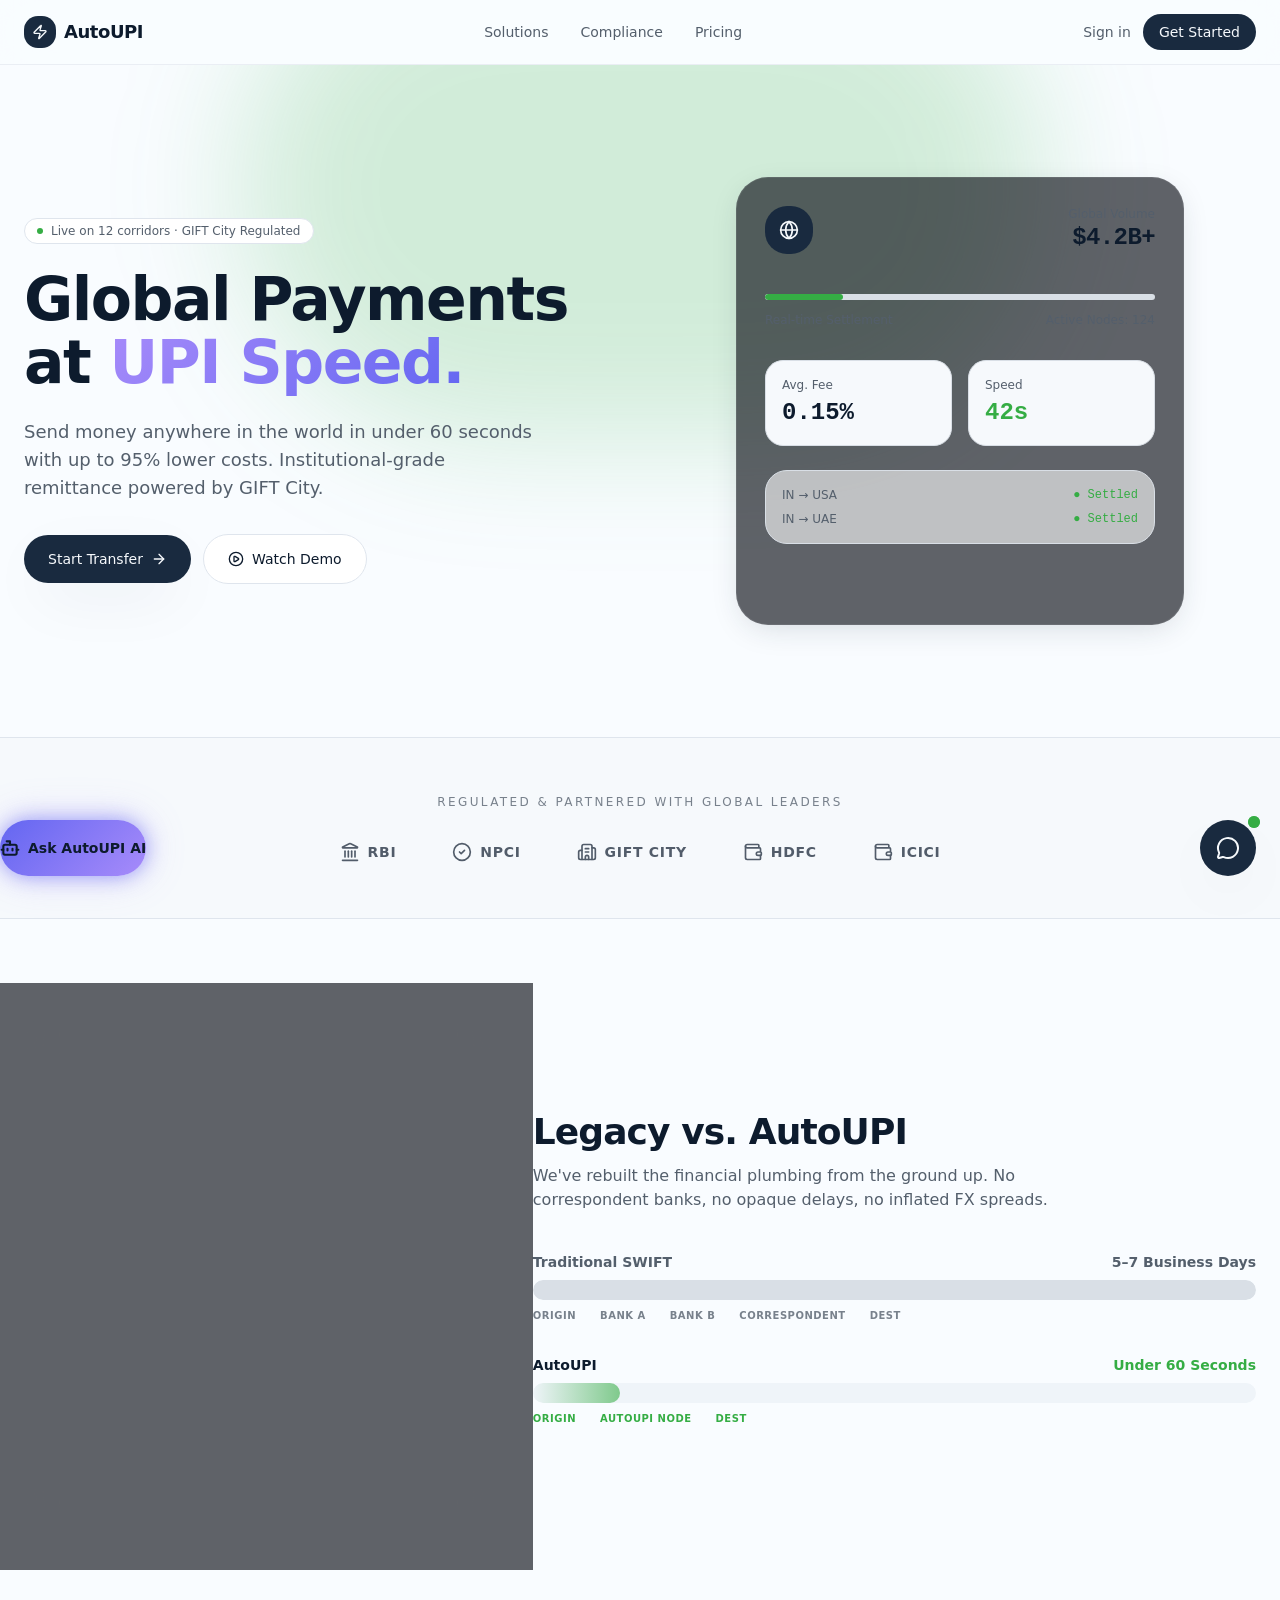
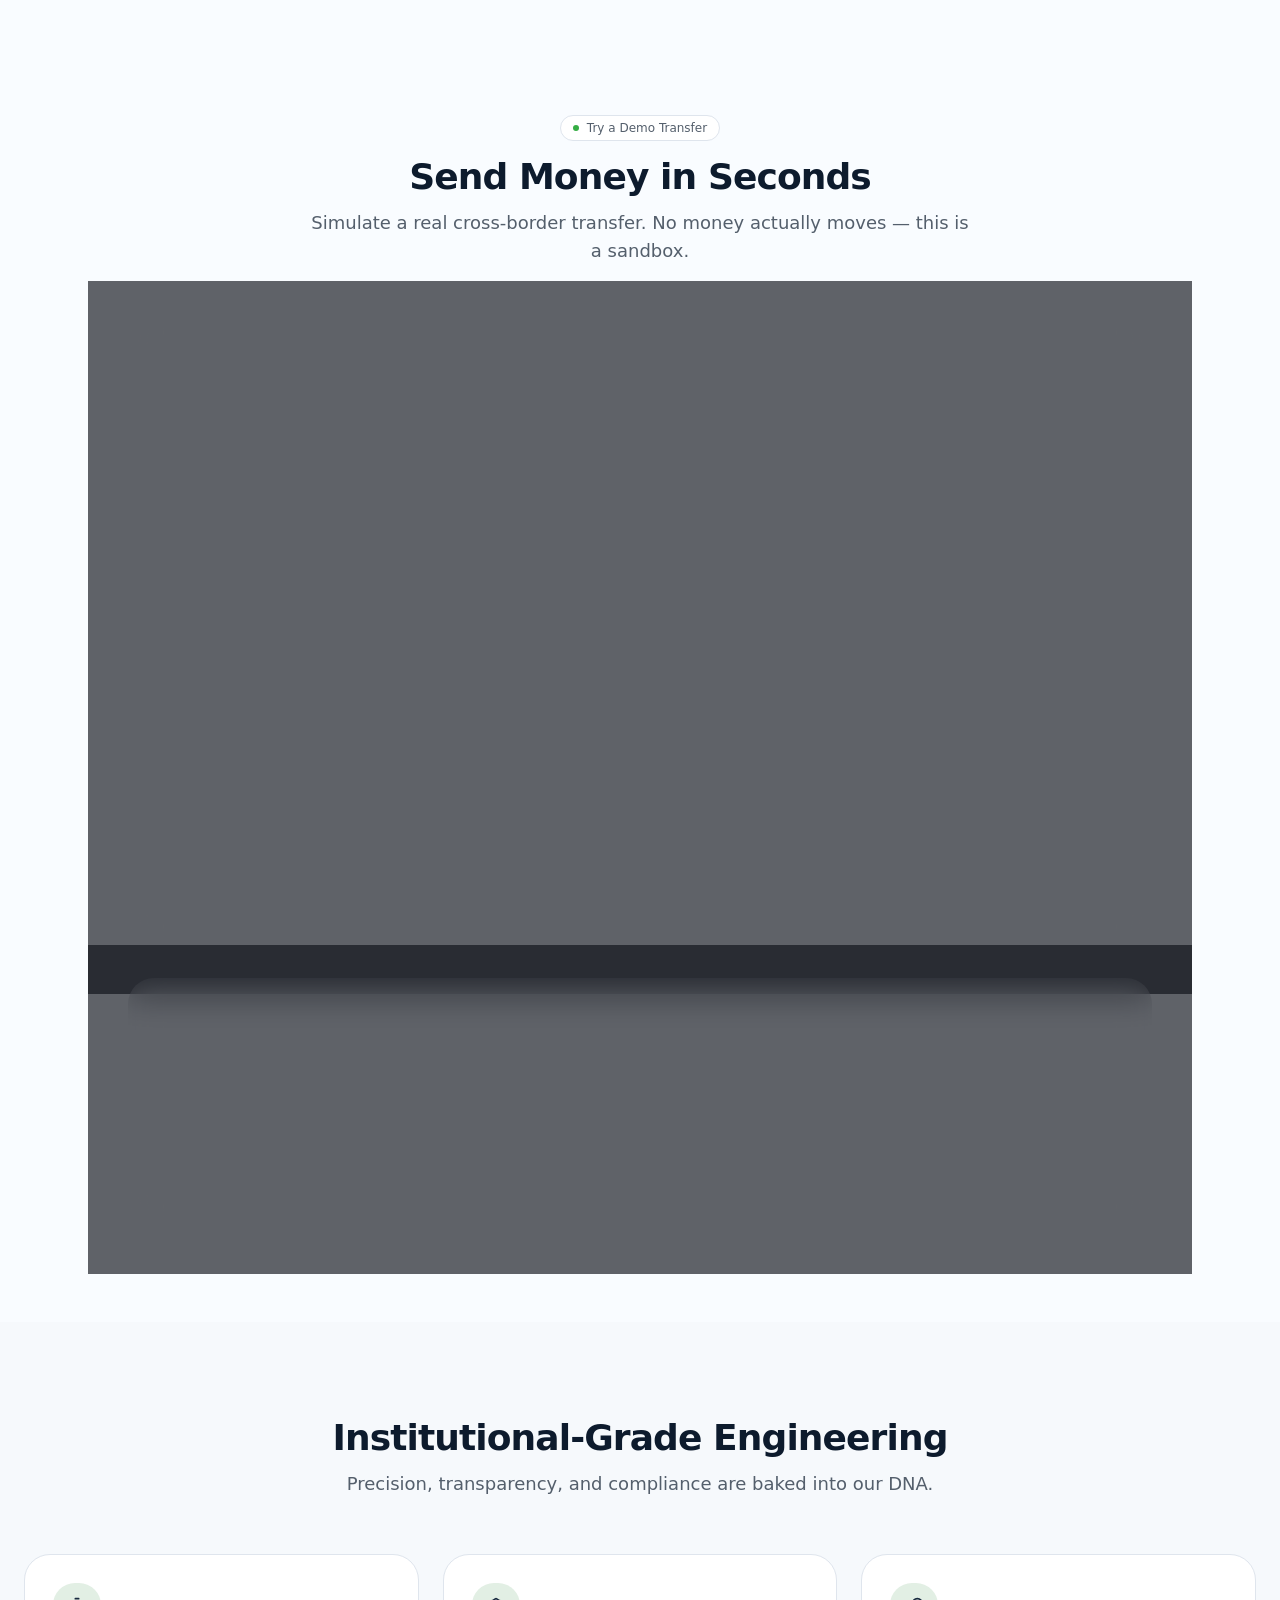
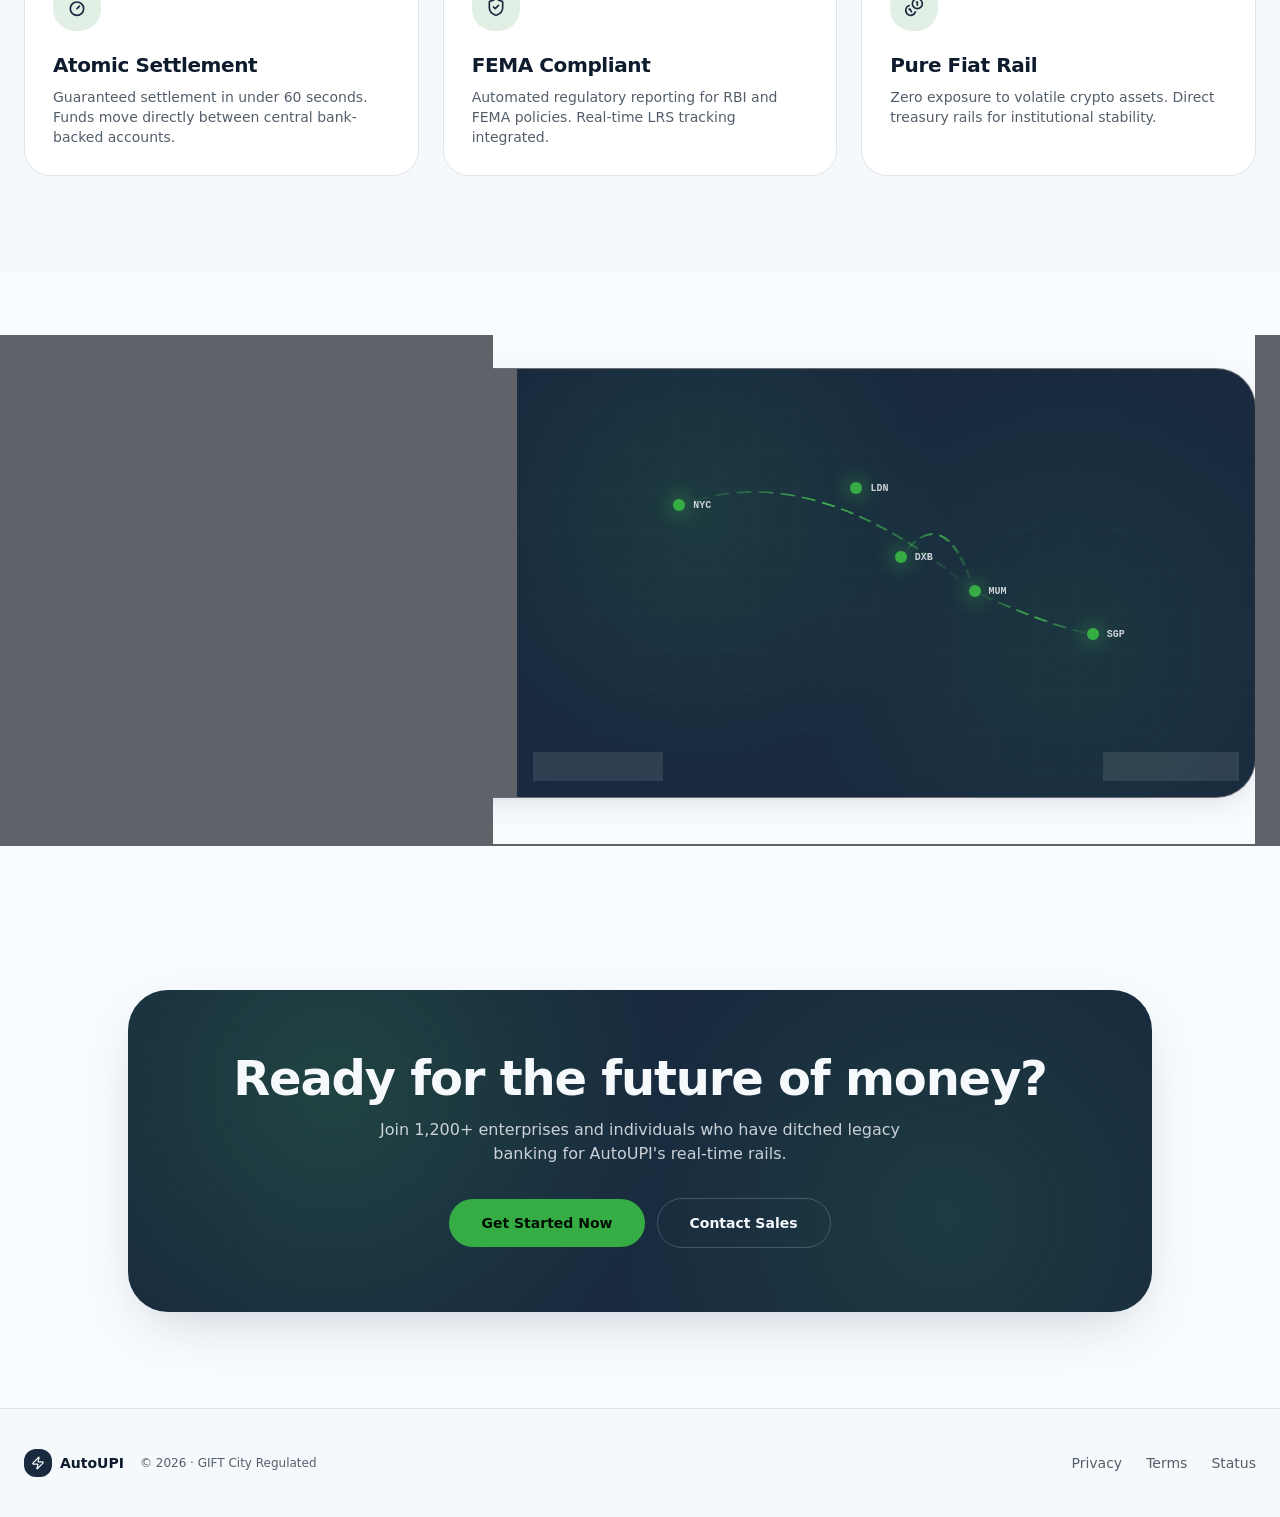
<file: index.html>
<!DOCTYPE html>
<html lang="en">
<head>
  <meta charset="utf-8"/>
  <meta name="viewport" content="width=device-width, initial-scale=1"/>
  
  <!-- Tailwind CSS & Custom Overrides -->
  <link rel="stylesheet" href="./styles.css"/>
  <link rel="stylesheet" href="./custom.css"/>
  
  <title>AutoUPI — Global Payments at UPI Speed</title>
  <meta name="description" content="Send money worldwide in under 60 seconds with up to 95% lower fees. Institutional-grade remittance powered by GIFT City."/>
  <meta property="og:title" content="AutoUPI — Global Payments at UPI Speed"/>
  <meta property="og:description" content="Real-time cross-border settlement on a pure fiat rail. RBI, NPCI and GIFT City compliant."/>
  <meta property="og:type" content="website"/>
  
  <style>
    @font-face {
      font-family: 'CameraPlainVariable';
      src: url('https://cdn.gpteng.co/mcp-widgets/v1/fonts/CameraPlainVariable.woff2') format('woff2');
      font-weight: 100 900;
      font-style: normal;
      font-display: swap;
    }
  </style>
</head>
<body>
  <div class="min-h-screen bg-background text-foreground">
    <!-- Header -->
    <header class="sticky top-0 z-50 border-b border-border/60 bg-background/80 backdrop-blur-xl">
      <div class="mx-auto flex h-16 max-w-7xl items-center justify-between px-6">
        <div class="flex items-center gap-2">
          <div class="flex h-8 w-8 items-center justify-center rounded-lg bg-primary text-primary-foreground">
            <svg xmlns="http://www.w3.org/2000/svg" width="24" height="24" viewBox="0 0 24 24" fill="none" stroke="currentColor" stroke-width="2" stroke-linecap="round" stroke-linejoin="round" class="lucide lucide-zap h-4 w-4" aria-hidden="true">
              <path d="M4 14a1 1 0 0 1-.78-1.63l9.9-10.2a.5.5 0 0 1 .86.46l-1.92 6.02A1 1 0 0 0 13 10h7a1 1 0 0 1 .78 1.63l-9.9 10.2a.5.5 0 0 1-.86-.46l1.92-6.02A1 1 0 0 0 11 14z"></path>
            </svg>
          </div>
          <span class="text-lg font-semibold tracking-tight">AutoUPI</span>
        </div>
        <nav class="hidden items-center gap-8 text-sm text-muted-foreground md:flex">
          <a class="hover:text-foreground" href="#features">Solutions</a>
          <a class="hover:text-foreground" href="#compliance">Compliance</a>
          <a class="hover:text-foreground" href="#pricing">Pricing</a>
        </nav>
        <div class="flex items-center gap-3">
          <button class="hidden text-sm text-muted-foreground hover:text-foreground md:inline">Sign in</button>
          <button class="rounded-full bg-primary px-4 py-2 text-sm font-medium text-primary-foreground transition hover:opacity-90">Get Started</button>
        </div>
      </div>
    </header>

    <main>
      <!-- Hero Section -->
      <section class="relative overflow-hidden">
        <div class="dot-grid absolute inset-0 opacity-60" aria-hidden="true"></div>
        <div class="absolute -top-32 left-1/2 h-[500px] w-[800px] -translate-x-1/2 rounded-full bg-secondary/20 blur-3xl" aria-hidden="true"></div>
        
        <div class="relative mx-auto grid max-w-7xl gap-12 px-6 py-20 md:grid-cols-2 md:py-28">
          <div class="flex flex-col justify-center fade-up">
            <span class="mb-6 inline-flex w-fit items-center gap-2 rounded-full border border-border bg-surface px-3 py-1 text-xs font-medium text-muted-foreground">
              <span class="h-1.5 w-1.5 rounded-full bg-secondary pulse-node"></span>Live on 12 corridors · GIFT City Regulated
            </span>
            <h1 class="text-5xl font-bold leading-[1.05] tracking-tight md:text-6xl">
              Global Payments at <span class="text-gradient-primary">UPI Speed.</span>
            </h1>
            <p class="mt-6 max-w-lg text-lg text-muted-foreground font-sans">
              Send money anywhere in the world in under 60 seconds with up to 95% lower costs. Institutional-grade remittance powered by GIFT City.
            </p>
            <div class="mt-8 flex flex-wrap items-center gap-3">
              <a href="#transfer" class="group inline-flex items-center gap-2 rounded-full bg-primary px-6 py-3.5 text-sm font-medium text-primary-foreground shadow-elegant transition hover:-translate-y-0.5">
                Start Transfer
                <svg xmlns="http://www.w3.org/2000/svg" width="24" height="24" viewBox="0 0 24 24" fill="none" stroke="currentColor" stroke-width="2" stroke-linecap="round" stroke-linejoin="round" class="lucide lucide-arrow-right h-4 w-4 transition group-hover:translate-x-0.5" aria-hidden="true">
                  <path d="M5 12h14"></path>
                  <path d="m12 5 7 7-7 7"></path>
                </svg>
              </a>
              <button class="inline-flex items-center gap-2 rounded-full border border-border bg-surface px-6 py-3.5 text-sm font-medium text-foreground transition hover:bg-muted">
                <svg xmlns="http://www.w3.org/2000/svg" width="24" height="24" viewBox="0 0 24 24" fill="none" stroke="currentColor" stroke-width="2" stroke-linecap="round" stroke-linejoin="round" class="lucide lucide-circle-play h-4 w-4" aria-hidden="true">
                  <path d="M9 9.003a1 1 0 0 1 1.517-.859l4.997 2.997a1 1 0 0 1 0 1.718l-4.997 2.997A1 1 0 0 1 9 14.996z"></path>
                  <circle cx="12" cy="12" r="10"></circle>
                </svg>
                Watch Demo
              </button>
            </div>
          </div>
          
          <div class="relative flex items-center justify-center fade-up">
            <div class="glass-card relative aspect-square w-full max-w-md rounded-[2rem] p-7 shadow-glass">
              <div class="flex items-start justify-between">
                <div class="flex h-12 w-12 items-center justify-center rounded-2xl bg-primary text-primary-foreground">
                  <svg xmlns="http://www.w3.org/2000/svg" width="24" height="24" viewBox="0 0 24 24" fill="none" stroke="currentColor" stroke-width="2" stroke-linecap="round" stroke-linejoin="round" class="lucide lucide-globe h-5 w-5" aria-hidden="true">
                    <circle cx="12" cy="12" r="10"></circle>
                    <path d="M12 2a14.5 14.5 0 0 0 0 20 14.5 14.5 0 0 0 0-20"></path>
                    <path d="M2 12h20"></path>
                  </svg>
                </div>
                <div class="text-right">
                  <p class="text-xs text-muted-foreground">Global Volume</p>
                  <p class="font-mono text-2xl font-semibold tracking-tight text-foreground">$4.2B+</p>
                </div>
              </div>
              <div class="mt-10 space-y-3">
                <div class="h-1.5 overflow-hidden rounded-full bg-outline-variant">
                  <div class="h-full rounded-full bg-secondary transition-all duration-500" style="width:20%"></div>
                </div>
                <div class="flex justify-between text-xs text-muted-foreground">
                  <span>Real-time Settlement</span>
                  <span>Active Nodes: 124</span>
                </div>
              </div>
              <div class="mt-8 grid grid-cols-2 gap-4">
                <div class="rounded-xl border border-outline-variant bg-surface-container-low p-4">
                  <p class="text-xs text-muted-foreground">Avg. Fee</p>
                  <p class="mt-1 font-mono text-2xl font-bold text-foreground">0.15%</p>
                </div>
                <div class="rounded-xl border border-outline-variant bg-surface-container-low p-4">
                  <p class="text-xs text-muted-foreground">Speed</p>
                  <p class="mt-1 font-mono text-2xl font-bold text-secondary">42s</p>
                </div>
              </div>
              <div class="mt-6 rounded-2xl border border-outline-variant bg-surface/60 p-4">
                <div class="flex items-center justify-between text-xs">
                  <span class="text-muted-foreground">IN → USA</span>
                  <span class="font-mono text-secondary">● Settled</span>
                </div>
                <div class="mt-2 flex items-center justify-between text-xs">
                  <span class="text-muted-foreground">IN → UAE</span>
                  <span class="font-mono text-secondary">● Settled</span>
                </div>
              </div>
            </div>
          </div>
        </div>
      </section>

      <!-- Partners Section -->
      <section class="border-y border-border bg-surface-container-low py-14">
        <div class="mx-auto max-w-7xl px-6">
          <p class="mb-8 text-center text-xs font-medium uppercase tracking-[0.2em] text-outline">Regulated & Partnered with Global Leaders</p>
          <div class="flex flex-wrap items-center justify-center gap-x-14 gap-y-6 opacity-70 transition hover:opacity-100">
            <div class="flex items-center gap-2 text-foreground">
              <svg xmlns="http://www.w3.org/2000/svg" width="24" height="24" viewBox="0 0 24 24" fill="none" stroke="currentColor" stroke-width="2" stroke-linecap="round" stroke-linejoin="round" class="lucide lucide-landmark h-5 w-5" aria-hidden="true">
                <path d="M10 18v-7"></path>
                <path d="M11.12 2.198a2 2 0 0 1 1.76.006l7.866 3.847c.476.233.31.949-.22.949H3.474c-.53 0-.695-.716-.22-.949z"></path>
                <path d="M14 18v-7"></path>
                <path d="M18 18v-7"></path>
                <path d="M3 22h18"></path>
                <path d="M6 18v-7"></path>
              </svg>
              <span class="text-sm font-bold tracking-wider">RBI</span>
            </div>
            <div class="flex items-center gap-2 text-foreground">
              <svg xmlns="http://www.w3.org/2000/svg" width="24" height="24" viewBox="0 0 24 24" fill="none" stroke="currentColor" stroke-width="2" stroke-linecap="round" stroke-linejoin="round" class="lucide lucide-circle-check h-5 w-5" aria-hidden="true">
                <circle cx="12" cy="12" r="10"></circle>
                <path d="m9 12 2 2 4-4"></path>
              </svg>
              <span class="text-sm font-bold tracking-wider">NPCI</span>
            </div>
            <div class="flex items-center gap-2 text-foreground">
              <svg xmlns="http://www.w3.org/2000/svg" width="24" height="24" viewBox="0 0 24 24" fill="none" stroke="currentColor" stroke-width="2" stroke-linecap="round" stroke-linejoin="round" class="lucide lucide-building2 h-5 w-5" aria-hidden="true">
                <path d="M10 12h4"></path>
                <path d="M10 8h4"></path>
                <path d="M14 21v-3a2 2 0 0 0-4 0v3"></path>
                <path d="M6 10H4a2 2 0 0 0-2 2v7a2 2 0 0 0 2 2h16a2 2 0 0 0 2-2V9a2 2 0 0 0-2-2h-2"></path>
                <path d="M6 21V5a2 2 0 0 1 2-2h8a2 2 0 0 1 2 2v16"></path>
              </svg>
              <span class="text-sm font-bold tracking-wider">GIFT CITY</span>
            </div>
            <div class="flex items-center gap-2 text-foreground">
              <svg xmlns="http://www.w3.org/2000/svg" width="24" height="24" viewBox="0 0 24 24" fill="none" stroke="currentColor" stroke-width="2" stroke-linecap="round" stroke-linejoin="round" class="lucide lucide-wallet h-5 w-5" aria-hidden="true">
                <path d="M19 7V4a1 1 0 0 0-1-1H5a2 2 0 0 0 0 4h15a1 1 0 0 1 1 1v4h-3a2 2 0 0 0 0 4h3a1 1 0 0 0 1-1v-2a1 1 0 0 0-1-1"></path>
                <path d="M3 5v14a2 2 0 0 0 2 2h15a1 1 0 0 0 1-1v-4"></path>
              </svg>
              <span class="text-sm font-bold tracking-wider">HDFC</span>
            </div>
            <div class="flex items-center gap-2 text-foreground">
              <svg xmlns="http://www.w3.org/2000/svg" width="24" height="24" viewBox="0 0 24 24" fill="none" stroke="currentColor" stroke-width="2" stroke-linecap="round" stroke-linejoin="round" class="lucide lucide-wallet h-5 w-5" aria-hidden="true">
                <path d="M19 7V4a1 1 0 0 0-1-1H5a2 2 0 0 0 0 4h15a1 1 0 0 1 1 1v4h-3a2 2 0 0 0 0 4h3a1 1 0 0 0 1-1v-2a1 1 0 0 0-1-1"></path>
                <path d="M3 5v14a2 2 0 0 0 2 2h15a1 1 0 0 0 1-1v-4"></path>
              </svg>
              <span class="text-sm font-bold tracking-wider">ICICI</span>
            </div>
          </div>
        </div>
      </section>

      <!-- Calculator and Legacy comparison -->
      <section id="pricing" class="mx-auto max-w-7xl px-6 py-24">
        <div class="grid gap-10 lg:grid-cols-5">
          <!-- Live Calculator -->
          <div class="lg:col-span-2">
            <div class="glass-card h-full rounded-3xl p-7 shadow-glass">
              <h3 class="text-xl font-semibold text-foreground">Live Calculator</h3>
              <p class="mt-1 text-sm text-muted-foreground">Mid-market FX. Zero hidden fees.</p>
              
              <div class="mt-6 space-y-4">
                <!-- Send Block -->
                <div>
                  <label class="mb-2 block text-xs font-medium uppercase tracking-wider text-muted-foreground">You Send</label>
                  <div class="flex items-center gap-2 rounded-xl border border-border bg-surface px-4 py-3">
                    <div class="flex-1">
                      <input id="calc-source-amount" type="number" class="w-full bg-transparent text-xl font-semibold tabular-nums outline-none text-foreground border-none focus:ring-0 p-0" value="100000"/>
                    </div>
                    <select id="calc-source-currency" class="rounded-lg bg-muted px-3 py-1.5 text-sm font-semibold outline-none text-foreground border-none">
                      <option value="INR">INR</option>
                      <option value="USD">USD</option>
                      <option value="EUR">EUR</option>
                    </select>
                  </div>
                </div>

                <!-- Swap Button -->
                <div class="relative flex justify-center">
                  <div class="absolute left-1/2 top-1/2 h-px w-full -translate-x-1/2 -translate-y-1/2 bg-border"></div>
                  <button id="calc-swap-btn" class="relative z-10 flex h-9 w-9 items-center justify-center rounded-full bg-primary text-primary-foreground shadow-elegant transition hover:scale-105">
                    <svg xmlns="http://www.w3.org/2000/svg" width="24" height="24" viewBox="0 0 24 24" fill="none" stroke="currentColor" stroke-width="2" stroke-linecap="round" stroke-linejoin="round" class="lucide lucide-arrow-down-up h-4 w-4" aria-hidden="true">
                      <path d="m3 16 4 4 4-4"></path>
                      <path d="M7 20V4"></path>
                      <path d="m21 8-4-4-4 4"></path>
                      <path d="M17 4v16"></path>
                    </svg>
                  </button>
                </div>

                <!-- Receive Block -->
                <div>
                  <label class="mb-2 block text-xs font-medium uppercase tracking-wider text-muted-foreground">Recipient Gets</label>
                  <div class="flex items-center gap-2 rounded-xl border border-border bg-surface px-4 py-3">
                    <div class="flex-1">
                      <div id="calc-target-amount" class="w-full text-xl font-semibold tabular-nums text-foreground">1200.00</div>
                    </div>
                    <select id="calc-target-currency" class="rounded-lg bg-muted px-3 py-1.5 text-sm font-semibold outline-none text-foreground border-none">
                      <option value="USD">USD</option>
                      <option value="AED">AED</option>
                      <option value="SGD">SGD</option>
                      <option value="GBP">GBP</option>
                    </select>
                  </div>
                </div>

                <!-- FX rates & savings block -->
                <div class="space-y-2 rounded-2xl bg-surface-container p-4">
                  <div class="flex justify-between text-sm">
                    <span class="text-muted-foreground">FX Rate (Mid-market)</span>
                    <span id="calc-fx-rate" class="font-medium text-foreground">1 INR = 0.012 USD</span>
                  </div>
                  <div class="flex justify-between text-sm">
                    <span class="text-muted-foreground">Total Fees</span>
                    <span id="calc-fees" class="font-medium text-secondary">₹0.00</span>
                  </div>
                  <div class="mt-2 flex items-center justify-between border-t border-border pt-3">
                    <span class="text-sm font-medium text-foreground">Total Savings vs SWIFT</span>
                    <span id="calc-savings" class="font-mono text-xl font-bold text-secondary">₹4,200</span>
                  </div>
                </div>
              </div>
            </div>
          </div>
          
          <!-- Legacy comparison -->
          <div class="flex flex-col justify-center lg:col-span-3">
            <h2 class="text-4xl font-bold tracking-tight text-foreground">Legacy vs. AutoUPI</h2>
            <p class="mt-3 max-w-xl text-muted-foreground">We've rebuilt the financial plumbing from the ground up. No correspondent banks, no opaque delays, no inflated FX spreads.</p>
            <div class="mt-10 space-y-8">
              <div>
                <div class="mb-2 flex justify-between">
                  <span class="text-sm font-semibold text-muted-foreground">Traditional SWIFT</span>
                  <span class="text-sm font-semibold text-muted-foreground">5–7 Business Days</span>
                </div>
                <div class="relative h-5 overflow-hidden rounded-full bg-surface-container">
                  <div class="h-full rounded-full bg-outline-variant" style="width:100%"></div>
                </div>
                <div class="mt-2 flex flex-wrap gap-x-6 gap-y-1">
                  <span class="text-[10px] font-bold uppercase tracking-wider text-outline">Origin</span>
                  <span class="text-[10px] font-bold uppercase tracking-wider text-outline">Bank A</span>
                  <span class="text-[10px] font-bold uppercase tracking-wider text-outline">Bank B</span>
                  <span class="text-[10px] font-bold uppercase tracking-wider text-outline">Correspondent</span>
                  <span class="text-[10px] font-bold uppercase tracking-wider text-outline">Dest</span>
                </div>
              </div>
              <div>
                <div class="mb-2 flex justify-between">
                  <span class="text-sm font-semibold text-foreground">AutoUPI</span>
                  <span class="text-sm font-semibold text-secondary">Under 60 Seconds</span>
                </div>
                <div class="relative h-5 overflow-hidden rounded-full bg-surface-container">
                  <div class="h-full rounded-full bg-secondary shimmer" style="width:12%"></div>
                </div>
                <div class="mt-2 flex flex-wrap gap-x-6 gap-y-1">
                  <span class="text-[10px] font-bold uppercase tracking-wider text-secondary">Origin</span>
                  <span class="text-[10px] font-bold uppercase tracking-wider text-secondary">AutoUPI Node</span>
                  <span class="text-[10px] font-bold uppercase tracking-wider text-secondary">Dest</span>
                </div>
              </div>
            </div>
          </div>
        </div>
      </section>

      <!-- Sandbox Transfer & History Panel -->
      <section id="transfer" class="mx-auto max-w-7xl px-6 py-24">
        <div class="mx-auto mb-12 max-w-2xl text-center">
          <span class="mb-4 inline-flex items-center gap-2 rounded-full border border-border bg-surface px-3 py-1 text-xs font-medium text-muted-foreground">
            <span class="h-1.5 w-1.5 rounded-full bg-secondary pulse-node"></span>Try a Demo Transfer
          </span>
          <h2 class="text-4xl font-bold tracking-tight text-foreground">Send Money in Seconds</h2>
          <p class="mt-3 text-lg text-muted-foreground">Simulate a real cross-border transfer. No money actually moves — this is a sandbox.</p>
        </div>

        <!-- 2-Column Layout: Simulator Card and History Pane -->
        <div class="grid gap-8 lg:grid-cols-12 max-w-5xl mx-auto items-stretch">
          
          <!-- Column 1: Simulator Card (Col Span 7) -->
          <div class="lg:col-span-7 glass-card rounded-3xl p-8 shadow-glass flex flex-col justify-between">
            
            <!-- FORM STATE -->
            <div id="transfer-form-view">
              <form id="sandbox-transfer-form" class="space-y-5">
                <div>
                  <label class="mb-2 block text-xs font-medium uppercase tracking-wider text-muted-foreground">You Send (INR)</label>
                  <div class="flex items-center gap-2 rounded-xl border border-border bg-surface px-4 py-3">
                    <span class="text-lg font-semibold text-muted-foreground">₹</span>
                    <input id="transfer-source-amount" type="number" min="10" class="w-full bg-transparent text-xl font-semibold tabular-nums outline-none text-foreground border-none focus:ring-0 p-0" required value="50000"/>
                  </div>
                </div>
                
                <div>
                  <label class="mb-2 block text-xs font-medium uppercase tracking-wider text-muted-foreground">Destination</label>
                  <div class="grid grid-cols-2 gap-2 sm:grid-cols-4">
                    <button type="button" class="corridor-btn rounded-xl border px-3 py-3 text-left transition border-secondary bg-secondary/10">
                      <div class="text-xl">🇺🇸</div>
                      <div class="mt-1 text-xs font-semibold text-foreground">USA</div>
                      <div class="text-[10px] text-muted-foreground">USD</div>
                    </button>
                    <button type="button" class="corridor-btn rounded-xl border px-3 py-3 text-left transition border-border bg-surface hover:border-secondary/40">
                      <div class="text-xl">🇦🇪</div>
                      <div class="mt-1 text-xs font-semibold text-foreground">UAE</div>
                      <div class="text-[10px] text-muted-foreground">AED</div>
                    </button>
                    <button type="button" class="corridor-btn rounded-xl border px-3 py-3 text-left transition border-border bg-surface hover:border-secondary/40">
                      <div class="text-xl">🇸🇬</div>
                      <div class="mt-1 text-xs font-semibold text-foreground">SGP</div>
                      <div class="text-[10px] text-muted-foreground">SGD</div>
                    </button>
                    <button type="button" class="corridor-btn rounded-xl border px-3 py-3 text-left transition border-border bg-surface hover:border-secondary/40">
                      <div class="text-xl">🇬🇧</div>
                      <div class="mt-1 text-xs font-semibold text-foreground">GBR</div>
                      <div class="text-[10px] text-muted-foreground">GBP</div>
                    </button>
                  </div>
                </div>
                
                <div>
                  <label class="mb-2 block text-xs font-medium uppercase tracking-wider text-muted-foreground">Recipient Name</label>
                  <div class="flex items-center gap-2 rounded-xl border border-border bg-surface px-4 py-3">
                    <svg xmlns="http://www.w3.org/2000/svg" width="24" height="24" viewBox="0 0 24 24" fill="none" stroke="currentColor" stroke-width="2" stroke-linecap="round" stroke-linejoin="round" class="lucide lucide-user h-4 w-4 text-muted-foreground" aria-hidden="true">
                      <path d="M19 21v-2a4 4 0 0 0-4-4H9a4 4 0 0 0-4 4v2"></path>
                      <circle cx="12" cy="7" r="4"></circle>
                    </svg>
                    <input id="transfer-recipient-name" type="text" class="w-full bg-transparent text-base font-medium outline-none text-foreground border-none focus:ring-0 p-0" required value="Aarav Sharma"/>
                  </div>
                </div>
                
                <div class="space-y-2 rounded-2xl bg-surface-container p-4">
                  <div class="flex justify-between text-sm">
                    <span class="text-muted-foreground">FX Rate</span>
                    <span id="transfer-fx-rate" class="font-medium text-foreground">1 INR = 0.012 USD</span>
                  </div>
                  <div class="flex justify-between text-sm">
                    <span class="text-muted-foreground font-semibold">Fee (2.0%)</span>
                    <span id="transfer-fee" class="font-medium text-destructive">₹1,000.00</span>
                  </div>
                  <div class="mt-2 flex items-center justify-between border-t border-border pt-3">
                    <span class="flex items-center gap-2 text-sm font-medium text-foreground">
                      <svg xmlns="http://www.w3.org/2000/svg" width="24" height="24" viewBox="0 0 24 24" fill="none" stroke="currentColor" stroke-width="2" stroke-linecap="round" stroke-linejoin="round" class="lucide lucide-globe h-4 w-4" aria-hidden="true">
                        <circle cx="12" cy="12" r="10"></circle>
                        <path d="M12 2a14.5 14.5 0 0 0 0 20 14.5 14.5 0 0 0 0-20"></path>
                        <path d="M2 12h20"></path>
                      </svg>
                      Recipient Gets
                    </span>
                    <span id="transfer-gets" class="font-mono text-2xl font-bold text-secondary">USD 600.00</span>
                  </div>
                </div>
                
                <button type="submit" id="transfer-submit-btn" class="group inline-flex w-full items-center justify-center gap-2 rounded-full bg-primary px-6 py-4 text-sm font-medium text-primary-foreground shadow-elegant transition hover:-translate-y-0.5">
                  <svg xmlns="http://www.w3.org/2000/svg" width="24" height="24" viewBox="0 0 24 24" fill="none" stroke="currentColor" stroke-width="2" stroke-linecap="round" stroke-linejoin="round" class="lucide lucide-send h-4 w-4" aria-hidden="true">
                    <path d="M14.536 21.686a.5.5 0 0 0 .937-.024l6.5-19a.496.496 0 0 0-.635-.635l-19 6.5a.5.5 0 0 0-.024.937l7.93 3.18a2 2 0 0 1 1.112 1.11z"></path>
                    <path d="m21.854 2.147-10.94 10.939"></path>
                  </svg>
                  <span id="transfer-btn-text">Send USD 600.00</span>
                  <svg xmlns="http://www.w3.org/2000/svg" width="24" height="24" viewBox="0 0 24 24" fill="none" stroke="currentColor" stroke-width="2" stroke-linecap="round" stroke-linejoin="round" class="lucide lucide-arrow-right h-4 w-4 transition group-hover:translate-x-0.5" aria-hidden="true">
                    <path d="M5 12h14"></path>
                    <path d="m12 5 7 7-7 7"></path>
                  </svg>
                </button>
                
                <p class="text-center text-[11px] text-muted-foreground">Demo mode · No real funds move · Sandbox transaction</p>
              </form>
            </div>

            <!-- STEPPER PROGRESS STATE (Hidden initially) -->
            <div id="transfer-stepper-view" class="hidden flex flex-col items-center justify-center py-6 fade-up">
              <div class="flex h-16 w-16 items-center justify-center rounded-full bg-primary/10 text-primary animate-pulse mb-4">
                <svg xmlns="http://www.w3.org/2000/svg" width="24" height="24" viewBox="0 0 24 24" fill="none" stroke="currentColor" stroke-width="2" stroke-linecap="round" stroke-linejoin="round" class="lucide lucide-refresh-cw h-8 w-8 animate-spin" aria-hidden="true">
                  <path d="M3 12a9 9 0 0 1 9-9 9.75 9.75 0 0 1 6.74 2.74L21 8"></path>
                  <path d="M21 3v5h-5"></path>
                  <path d="M21 12a9 9 0 0 1-9 9 9.75 9.75 0 0 1-6.74-2.74L3 16"></path>
                  <path d="M8 16H3v5"></path>
                </svg>
              </div>
              <h3 class="text-xl font-bold text-foreground">Processing Global Transfer</h3>
              <p class="text-xs text-muted-foreground mt-1">Settling on AutoUPI real-time fiat rails...</p>

              <!-- Progress Timeline Stepper -->
              <div class="stepper-container mt-8 w-full max-w-md px-4">
                <div class="stepper-line"></div>
                <div class="stepper-line-progress" id="stepper-progress-bar"></div>

                <!-- Step 1 -->
                <div class="step-node" id="step-1">
                  <div class="step-icon">1</div>
                  <div class="step-info">
                    <span class="step-title">Debit Initiated</span>
                    <span class="step-desc text-muted-foreground">Withdrawing funds securely from your local bank account</span>
                  </div>
                </div>

                <!-- Step 2 -->
                <div class="step-node" id="step-2">
                  <div class="step-icon">2</div>
                  <div class="step-info">
                    <span class="step-title">GIFT City Processing</span>
                    <span class="step-desc text-muted-foreground">Routing deposit to our regulated GIFT City partnership bank</span>
                  </div>
                </div>

                <!-- Step 3 -->
                <div class="step-node" id="step-3">
                  <div class="step-icon">3</div>
                  <div class="step-info">
                    <span class="step-title">Minting TBD</span>
                    <span class="step-desc text-muted-foreground">Converting deposits into Tokenized Bank Deposits (TBD)</span>
                  </div>
                </div>

                <!-- Step 4 -->
                <div class="step-node" id="step-4">
                  <div class="step-icon">4</div>
                  <div class="step-info">
                    <span class="step-title">Corridor Handshake</span>
                    <span class="step-desc text-muted-foreground">Transferring TBD tokens instantly to the recipient node bank</span>
                  </div>
                </div>

                <!-- Step 5 -->
                <div class="step-node" id="step-5">
                  <div class="step-icon">5</div>
                  <div class="step-info">
                    <span class="step-title">Credit & Settlement</span>
                    <span class="step-desc text-muted-foreground">Reconverting TBD and crediting recipient's bank account</span>
                  </div>
                </div>
              </div>
            </div>

            <!-- SUCCESS STATE (Hidden initially) -->
            <div id="transfer-success-view" class="hidden text-center py-6 fade-up">
              <div class="mx-auto flex h-16 w-16 items-center justify-center rounded-full bg-secondary/15 text-secondary">
                <svg xmlns="http://www.w3.org/2000/svg" width="24" height="24" viewBox="0 0 24 24" fill="none" stroke="currentColor" stroke-width="2" stroke-linecap="round" stroke-linejoin="round" class="lucide lucide-circle-check h-8 w-8" aria-hidden="true">
                  <circle cx="12" cy="12" r="10"></circle>
                  <path d="m9 12 2 2 4-4"></path>
                </svg>
              </div>
              <h3 class="mt-5 text-2xl font-bold text-foreground">Transfer Settled</h3>
              <p id="success-headline" class="mt-2 text-muted-foreground">USD 600.00 delivered to Aarav Sharma</p>
              
              <div class="mt-6 space-y-2 rounded-2xl bg-surface-container p-4 text-left text-sm">
                <div class="flex justify-between">
                  <span class="text-muted-foreground">Transaction ID</span>
                  <span id="success-tx-id" class="font-mono font-medium text-foreground">AUP-4UJZ6B9W</span>
                </div>
                <div class="flex justify-between">
                  <span class="text-muted-foreground">Corridor</span>
                  <span id="success-corridor" class="font-medium text-foreground">IN → USA</span>
                </div>
                <div class="flex justify-between">
                  <span class="text-muted-foreground">Settlement</span>
                  <span class="font-medium text-secondary">42s</span>
                </div>
                <div class="flex justify-between">
                  <span class="text-muted-foreground">Status</span>
                  <span class="font-medium text-secondary font-mono">● Settled</span>
                </div>
              </div>

              <!-- Savings Banner -->
              <div class="mt-4 p-3 rounded-xl savings-metric text-xs font-semibold text-secondary flex items-center justify-center gap-2">
                <svg xmlns="http://www.w3.org/2000/svg" width="24" height="24" viewBox="0 0 24 24" fill="none" stroke="currentColor" stroke-width="2" stroke-linecap="round" stroke-linejoin="round" class="lucide lucide-sparkles h-4 w-4" aria-hidden="true">
                  <path d="M11.017 2.814a1 1 0 0 1 1.966 0l1.051 5.558a2 2 0 0 0 1.594 1.594l5.558 1.051a1 1 0 0 1 0 1.966l-5.558 1.051a2 2 0 0 0-1.594 1.594l-1.051 5.558a1 1 0 0 1-1.966 0l-1.051-5.558a2 2 0 0 0-1.594-1.594l-5.558-1.051a1 1 0 0 1 0-1.966l5.558-1.051a2 2 0 0 0 1.594-1.594z"></path>
                  <path d="M20 2v4"></path>
                  <path d="M22 4h-4"></path>
                  <circle cx="4" cy="20" r="2"></circle>
                </svg>
                <span id="success-savings-banner">Saved ₹2,100 vs traditional SWIFT!</span>
              </div>

              <button id="transfer-reset-btn" class="mt-6 inline-flex items-center gap-2 rounded-full bg-primary px-6 py-3 text-sm font-medium text-primary-foreground hover:opacity-90">
                Send Another
              </button>
            </div>
          </div>
          
          <!-- Column 2: History & Savings Column (Col Span 5) -->
          <div class="lg:col-span-5 glass-card rounded-3xl p-6 shadow-glass flex flex-col justify-between">
            <div class="flex-1 flex flex-col">
              <!-- History Header with total savings card inside -->
              <div class="mb-5">
                <h3 class="text-lg font-bold text-foreground">Transaction History</h3>
                <p class="text-xs text-muted-foreground mt-0.5">Track sandbox transfer logs</p>
                
                <!-- Savings Accumulator Pill -->
                <div class="mt-4 p-4 rounded-2xl savings-metric flex items-center justify-between border border-secondary/20">
                  <div class="text-left">
                    <p class="text-[10px] text-muted-foreground uppercase tracking-wider font-bold">Total Savings Accumulator</p>
                    <p id="total-savings-accumulator" class="text-2xl font-mono font-black text-secondary mt-1">₹4,830</p>
                  </div>
                  <div class="flex h-9 w-9 items-center justify-center rounded-full bg-secondary/15 text-secondary">
                    <svg xmlns="http://www.w3.org/2000/svg" width="24" height="24" viewBox="0 0 24 24" fill="none" stroke="currentColor" stroke-width="2" stroke-linecap="round" stroke-linejoin="round" class="lucide lucide-coins h-5 w-5" aria-hidden="true">
                      <path d="M13.744 17.736a6 6 0 1 1-7.48-7.48"></path>
                      <path d="M15 6h1v4"></path>
                      <path d="m6.134 14.768.866-.5 2 3.464"></path>
                      <circle cx="16" cy="8" r="6"></circle>
                    </svg>
                  </div>
                </div>
              </div>
              
              <!-- Transaction list items -->
              <div id="history-list" class="space-y-3 max-h-[380px] overflow-y-auto pr-1 custom-scrollbar flex-1 flex flex-col justify-start">
                <!-- Dynamically populated -->
              </div>
            </div>
            
            <!-- Clear History helper -->
            <div class="mt-4 pt-3 border-t border-border/40 text-center">
              <button onclick="clearTransactionHistory()" class="text-[10px] uppercase font-bold tracking-wider text-muted-foreground hover:text-destructive transition">
                Clear Sandbox Logs
              </button>
            </div>
          </div>
        </div>
      </section>

      <!-- Solutions Features Section -->
      <section id="features" class="bg-surface-container-low py-24">
        <div class="mx-auto max-w-7xl px-6">
          <div class="mx-auto max-w-2xl text-center">
            <h2 class="text-4xl font-bold tracking-tight text-foreground">Institutional-Grade Engineering</h2>
            <p class="mt-3 text-lg text-muted-foreground">Precision, transparency, and compliance are baked into our DNA.</p>
          </div>
          <div class="mt-14 grid gap-6 md:grid-cols-3">
            <!-- Atomic Settlement -->
            <div class="group rounded-3xl border border-border bg-surface p-7 transition hover:-translate-y-1 hover:border-secondary/40 hover:shadow-elegant">
              <div class="flex h-12 w-12 items-center justify-center rounded-2xl bg-accent text-primary transition group-hover:scale-110">
                <svg xmlns="http://www.w3.org/2000/svg" width="24" height="24" viewBox="0 0 24 24" fill="none" stroke="currentColor" stroke-width="2" stroke-linecap="round" stroke-linejoin="round" class="lucide lucide-timer h-5 w-5" aria-hidden="true">
                  <line x1="10" x2="14" y1="2" y2="2"></line>
                  <line x1="12" x2="15" y1="14" y2="11"></line>
                  <circle cx="12" cy="14" r="8"></circle>
                </svg>
              </div>
              <h3 class="mt-5 text-xl font-semibold text-foreground">Atomic Settlement</h3>
              <p class="mt-2 text-sm text-muted-foreground">Guaranteed settlement in under 60 seconds. Funds move directly between central bank-backed accounts.</p>
            </div>
            
            <!-- FEMA Compliant -->
            <div class="group rounded-3xl border border-border bg-surface p-7 transition hover:-translate-y-1 hover:border-secondary/40 hover:shadow-elegant">
              <div class="flex h-12 w-12 items-center justify-center rounded-2xl bg-accent text-primary transition group-hover:scale-110">
                <svg xmlns="http://www.w3.org/2000/svg" width="24" height="24" viewBox="0 0 24 24" fill="none" stroke="currentColor" stroke-width="2" stroke-linecap="round" stroke-linejoin="round" class="lucide lucide-shield-check h-5 w-5" aria-hidden="true">
                  <path d="M20 13c0 5-3.5 7.5-7.66 8.95a1 1 0 0 1-.67-.01C7.5 20.5 4 18 4 13V6a1 1 0 0 1 1-1c2 0 4.5-1.2 6.24-2.72a1.17 1.17 0 0 1 1.52 0C14.51 3.81 17 5 19 5a1 1 0 0 1 1 1z"></path>
                  <path d="m9 12 2 2 4-4"></path>
                </svg>
              </div>
              <h3 class="mt-5 text-xl font-semibold text-foreground">FEMA Compliant</h3>
              <p class="mt-2 text-sm text-muted-foreground">Automated regulatory reporting for RBI and FEMA policies. Real-time LRS tracking integrated.</p>
            </div>
            
            <!-- Pure Fiat Rail -->
            <div class="group rounded-3xl border border-border bg-surface p-7 transition hover:-translate-y-1 hover:border-secondary/40 hover:shadow-elegant">
              <div class="flex h-12 w-12 items-center justify-center rounded-2xl bg-accent text-primary transition group-hover:scale-110">
                <svg xmlns="http://www.w3.org/2000/svg" width="24" height="24" viewBox="0 0 24 24" fill="none" stroke="currentColor" stroke-width="2" stroke-linecap="round" stroke-linejoin="round" class="lucide lucide-coins h-5 w-5" aria-hidden="true">
                  <path d="M13.744 17.736a6 6 0 1 1-7.48-7.48"></path>
                  <path d="M15 6h1v4"></path>
                  <path d="m6.134 14.768.866-.5 2 3.464"></path>
                  <circle cx="16" cy="8" r="6"></circle>
                </svg>
              </div>
              <h3 class="mt-5 text-xl font-semibold text-foreground">Pure Fiat Rail</h3>
              <p class="mt-2 text-sm text-muted-foreground">Zero exposure to volatile crypto assets. Direct treasury rails for institutional stability.</p>
            </div>
          </div>
        </div>
      </section>

      <!-- Corridor Map Compliance -->
      <section id="compliance" class="mx-auto max-w-7xl px-6 py-24">
        <div class="glass-card overflow-hidden rounded-[2.5rem] shadow-glass">
          <div class="grid md:grid-cols-5">
            <div class="p-10 md:col-span-2">
              <h2 class="text-3xl font-bold tracking-tight text-foreground">Global Corridor Network</h2>
              <p class="mt-3 text-muted-foreground">Live transaction flow across our primary corridors. India is connected like never before.</p>
              <div class="mt-8 space-y-3">
                <div class="flex items-center justify-between rounded-2xl border border-outline-variant bg-surface/80 px-4 py-3">
                  <div class="flex items-center gap-3">
                    <span class="h-2 w-2 rounded-full bg-secondary pulse-node"></span>
                    <span class="text-sm font-medium text-foreground">IN ↔ UAE</span>
                  </div>
                  <span class="font-mono text-xs text-secondary">Active</span>
                </div>
                <div class="flex items-center justify-between rounded-2xl border border-outline-variant bg-surface/80 px-4 py-3">
                  <div class="flex items-center gap-3">
                    <span class="h-2 w-2 rounded-full bg-secondary pulse-node"></span>
                    <span class="text-sm font-medium text-foreground">IN ↔ USA</span>
                  </div>
                  <span class="font-mono text-xs text-secondary">Active</span>
                </div>
                <div class="flex items-center justify-between rounded-2xl border border-outline-variant bg-surface/80 px-4 py-3">
                  <div class="flex items-center gap-3">
                    <span class="h-2 w-2 rounded-full bg-secondary pulse-node"></span>
                    <span class="text-sm font-medium text-foreground">IN ↔ SGP</span>
                  </div>
                  <span class="font-mono text-xs text-secondary">Active</span>
                </div>
                <div class="flex items-center justify-between rounded-2xl border border-outline-variant bg-surface/80 px-4 py-3">
                  <div class="flex items-center gap-3">
                    <span class="h-2 w-2 rounded-full bg-primary/60"></span>
                    <span class="text-sm font-medium text-foreground">IN ↔ UK</span>
                  </div>
                  <span class="font-mono text-xs text-primary/70">Testing</span>
                </div>
              </div>
            </div>
            
            <div class="relative min-h-[420px] overflow-hidden bg-primary md:col-span-3">
              <div class="absolute inset-0">
                <div class="absolute inset-0 opacity-30" style="background-image:radial-gradient(circle at 25% 35%, oklch(0.7 0.18 145 / 0.4), transparent 40%), radial-gradient(circle at 75% 65%, oklch(0.7 0.18 145 / 0.3), transparent 45%)"></div>
                <div class="absolute inset-0 opacity-20" style="background-image:linear-gradient(oklch(1 0 0 / 0.08) 1px, transparent 1px), linear-gradient(90deg, oklch(1 0 0 / 0.08) 1px, transparent 1px);background-size:40px 40px"></div>
                
                <svg class="absolute inset-0 h-full w-full" viewBox="0 0 100 100" preserveAspectRatio="none">
                  <defs>
                    <linearGradient id="line" x1="0" x2="1" y1="0" y2="0">
                      <stop offset="0%" stop-color="oklch(0.7 0.18 145)" stop-opacity="0"></stop>
                      <stop offset="50%" stop-color="oklch(0.7 0.18 145)" stop-opacity="0.9"></stop>
                      <stop offset="100%" stop-color="oklch(0.7 0.18 145)" stop-opacity="0"></stop>
                    </linearGradient>
                  </defs>
                  <path d="M 22 32 Q 40 20 62 52" stroke="url(#line)" stroke-width="0.4" fill="none" stroke-dasharray="2 1">
                    <animate attributeName="stroke-dashoffset" from="0" to="20" dur="4s" repeatCount="indefinite"></animate>
                  </path>
                  <path d="M 52 44 Q 58 30 62 52" stroke="url(#line)" stroke-width="0.4" fill="none" stroke-dasharray="2 1">
                    <animate attributeName="stroke-dashoffset" from="0" to="20" dur="3s" repeatCount="indefinite"></animate>
                  </path>
                  <path d="M 62 52 Q 72 60 78 62" stroke="url(#line)" stroke-width="0.4" fill="none" stroke-dasharray="2 1">
                    <animate attributeName="stroke-dashoffset" from="0" to="20" dur="3.5s" repeatCount="indefinite"></animate>
                  </path>
                </svg>
                
                <!-- Map Node Points -->
                <div class="absolute -translate-x-1/2 -translate-y-1/2" style="top:32%;left:22%">
                  <div class="h-3 w-3 rounded-full bg-secondary pulse-node shadow-[0_0_20px_oklch(0.7_0.18_145)]"></div>
                  <span class="absolute left-5 top-1/2 -translate-y-1/2 whitespace-nowrap font-mono text-[10px] font-bold uppercase text-primary-foreground/80">NYC</span>
                </div>
                <div class="absolute -translate-x-1/2 -translate-y-1/2" style="top:44%;left:52%">
                  <div class="h-3 w-3 rounded-full bg-secondary pulse-node shadow-[0_0_20px_oklch(0.7_0.18_145)]"></div>
                  <span class="absolute left-5 top-1/2 -translate-y-1/2 whitespace-nowrap font-mono text-[10px] font-bold uppercase text-primary-foreground/80">DXB</span>
                </div>
                <div class="absolute -translate-x-1/2 -translate-y-1/2" style="top:52%;left:62%">
                  <div class="h-3 w-3 rounded-full bg-secondary pulse-node shadow-[0_0_20px_oklch(0.7_0.18_145)]"></div>
                  <span class="absolute left-5 top-1/2 -translate-y-1/2 whitespace-nowrap font-mono text-[10px] font-bold uppercase text-primary-foreground/80">MUM</span>
                </div>
                <div class="absolute -translate-x-1/2 -translate-y-1/2" style="top:62%;left:78%">
                  <div class="h-3 w-3 rounded-full bg-secondary pulse-node shadow-[0_0_20px_oklch(0.7_0.18_145)]"></div>
                  <span class="absolute left-5 top-1/2 -translate-y-1/2 whitespace-nowrap font-mono text-[10px] font-bold uppercase text-primary-foreground/80">SGP</span>
                </div>
                <div class="absolute -translate-x-1/2 -translate-y-1/2" style="top:28%;left:46%">
                  <div class="h-3 w-3 rounded-full bg-secondary pulse-node shadow-[0_0_20px_oklch(0.7_0.18_145)]"></div>
                  <span class="absolute left-5 top-1/2 -translate-y-1/2 whitespace-nowrap font-mono text-[10px] font-bold uppercase text-primary-foreground/80">LDN</span>
                </div>
                
                <div class="absolute bottom-4 left-4 flex items-center gap-2 rounded-full bg-background/10 px-3 py-1.5 backdrop-blur">
                  <svg xmlns="http://www.w3.org/2000/svg" width="24" height="24" viewBox="0 0 24 24" fill="none" stroke="currentColor" stroke-width="2" stroke-linecap="round" stroke-linejoin="round" class="lucide lucide-refresh-cw h-3 w-3 animate-spin text-secondary" aria-hidden="true">
                    <path d="M3 12a9 9 0 0 1 9-9 9.75 9.75 0 0 1 6.74 2.74L21 8"></path>
                    <path d="M21 3v5h-5"></path>
                    <path d="M21 12a9 9 0 0 1-9 9 9.75 9.75 0 0 1-6.74-2.74L3 16"></path>
                    <path d="M8 16H3v5"></path>
                  </svg>
                  <span class="font-mono text-[11px] text-primary-foreground/90">Latency 2.4ms</span>
                </div>
                <div class="absolute bottom-4 right-4 flex items-center gap-2 rounded-full bg-background/10 px-3 py-1.5 backdrop-blur">
                  <svg xmlns="http://www.w3.org/2000/svg" width="24" height="24" viewBox="0 0 24 24" fill="none" stroke="currentColor" stroke-width="2" stroke-linecap="round" stroke-linejoin="round" class="lucide lucide-lock h-3 w-3 text-secondary" aria-hidden="true">
                    <rect width="18" height="11" x="3" y="11" rx="2" ry="2"></rect>
                    <path d="M7 11V7a5 5 0 0 1 10 0v4"></path>
                  </svg>
                  <span class="font-mono text-[11px] text-primary-foreground/90">256-bit secure</span>
                </div>
              </div>
            </div>
          </div>
        </div>
      </section>

      <!-- Bottom Call To Action -->
      <section class="px-6 py-24">
        <div class="relative mx-auto max-w-5xl overflow-hidden rounded-[2.5rem] bg-primary px-8 py-16 text-center text-primary-foreground shadow-elegant">
          <div class="absolute inset-0 opacity-30" style="background-image:radial-gradient(circle at 20% 30%, oklch(0.7 0.18 145 / 0.6), transparent 40%), radial-gradient(circle at 80% 70%, oklch(0.7 0.18 145 / 0.4), transparent 40%)"></div>
          <div class="relative">
            <h2 class="text-4xl font-bold tracking-tight md:text-5xl">Ready for the future of money?</h2>
            <p class="mx-auto mt-4 max-w-xl text-primary-foreground/80">Join 1,200+ enterprises and individuals who have ditched legacy banking for AutoUPI's real-time rails.</p>
            <div class="mt-8 flex flex-col items-center justify-center gap-3 sm:flex-row">
              <button class="rounded-full bg-secondary px-8 py-3.5 text-sm font-semibold text-secondary-foreground transition hover:scale-105">Get Started Now</button>
              <button class="rounded-full border border-primary-foreground/20 px-8 py-3.5 text-sm font-semibold text-primary-foreground transition hover:bg-primary-foreground/10">Contact Sales</button>
            </div>
          </div>
        </div>
      </section>
    </main>

    <!-- Footer -->
    <footer class="border-t border-border bg-surface-container-low">
      <div class="mx-auto flex max-w-7xl flex-col items-center justify-between gap-4 px-6 py-10 md:flex-row">
        <div class="flex items-center gap-2">
          <div class="flex h-7 w-7 items-center justify-center rounded-md bg-primary text-primary-foreground">
            <svg xmlns="http://www.w3.org/2000/svg" width="24" height="24" viewBox="0 0 24 24" fill="none" stroke="currentColor" stroke-width="2" stroke-linecap="round" stroke-linejoin="round" class="lucide lucide-zap h-3.5 w-3.5" aria-hidden="true">
              <path d="M4 14a1 1 0 0 1-.78-1.63l9.9-10.2a.5.5 0 0 1 .86.46l-1.92 6.02A1 1 0 0 0 13 10h7a1 1 0 0 1 .78 1.63l-9.9 10.2a.5.5 0 0 1-.86-.46l1.92-6.02A1 1 0 0 0 11 14z"></path>
            </svg>
          </div>
          <span class="text-sm font-semibold">AutoUPI</span>
          <span class="ml-2 text-xs text-muted-foreground">© 2026 · GIFT City Regulated</span>
        </div>
        <div class="flex gap-6 text-sm text-muted-foreground">
          <a href="#" class="hover:text-foreground">Privacy</a>
          <a href="#" class="hover:text-foreground">Terms</a>
          <a href="#" class="hover:text-foreground">Status</a>
        </div>
      </div>
    </footer>

    <!-- Help Chat Window Card -->
    <div id="help-chat-window" class="hidden fixed bottom-24 right-6 w-[360px] h-[500px] rounded-3xl shadow-glass flex flex-col z-50 overflow-hidden fade-up glass-card">
      <!-- Header -->
      <div class="p-4 border-b border-border bg-surface/50 backdrop-blur-md flex items-center justify-between">
        <div class="flex items-center gap-2.5">
          <div class="relative flex h-2 w-2">
            <span class="animate-ping absolute inline-flex h-full w-full rounded-full bg-secondary opacity-75"></span>
            <span class="relative inline-flex rounded-full h-2 w-2 bg-secondary"></span>
          </div>
          <div class="text-left">
            <h4 class="text-sm font-bold text-foreground leading-none">AutoUPI Support</h4>
            <span class="text-[10px] text-muted-foreground">AI Assistant · Online</span>
          </div>
        </div>
        <button id="help-chat-close" class="text-muted-foreground hover:text-foreground transition p-1 rounded-full hover:bg-muted">
          <svg xmlns="http://www.w3.org/2000/svg" width="20" height="20" viewBox="0 0 24 24" fill="none" stroke="currentColor" stroke-width="2" stroke-linecap="round" stroke-linejoin="round" class="lucide lucide-x h-4 w-4">
            <path d="M18 6 6 18"></path>
            <path d="m6 6 12 12"></path>
          </svg>
        </button>
      </div>
      
      <!-- Messages list -->
      <div id="help-chat-messages" class="flex-1 p-4 overflow-y-auto space-y-4 custom-scrollbar flex flex-col justify-start items-start">
        <!-- Bot initial message -->
        <div class="flex flex-col items-start w-full">
          <div class="bg-surface border border-border text-foreground rounded-2xl rounded-tl-none px-4 py-2.5 max-w-[85%] text-left break-words">
            <p class="m-0">Hi! Welcome to AutoUPI. I'm your AI support assistant. How can I help you with your cross-border transactions today?</p>
          </div>
          <span class="text-[9px] text-muted-foreground mt-1 px-1 font-mono">AutoUPI Support</span>
        </div>
      </div>
      
      <!-- Chat input form -->
      <form id="help-chat-form" class="p-3 border-t border-border bg-surface-container-low flex items-center gap-2">
        <div class="relative flex-1">
          <input id="help-chat-input" type="text" autocomplete="off" placeholder="Type a message..." class="w-full bg-surface border border-border rounded-full pl-4 pr-10 py-2.5 outline-none text-sm text-foreground focus:border-primary transition" />
          <button type="submit" class="absolute right-2.5 top-1/2 -translate-y-1/2 flex h-7 w-7 items-center justify-center rounded-full bg-primary text-primary-foreground hover:opacity-90 transition">
            <svg xmlns="http://www.w3.org/2000/svg" width="16" height="16" viewBox="0 0 24 24" fill="none" stroke="currentColor" stroke-width="2.5" stroke-linecap="round" stroke-linejoin="round" class="lucide lucide-arrow-right h-4 w-4">
              <path d="M5 12h14"></path>
              <path d="m12 5 7 7-7 7"></path>
            </svg>
          </button>
        </div>
      </form>
    </div>

    <!-- AutoUPI AI Copilot Workspace Overlay -->
    <div id="ai-workspace" class="ai-workspace-overlay">
      <div class="grid grid-cols-12 w-full h-full text-foreground relative">
        <!-- Close overlay button -->
        <button id="ai-workspace-close" class="absolute top-4 right-4 z-[200] p-2 rounded-full bg-white/5 border border-white/10 hover:bg-white/10 text-muted-foreground hover:text-white transition" aria-label="Close AI workspace">
          <svg xmlns="http://www.w3.org/2000/svg" width="24" height="24" viewBox="0 0 24 24" fill="none" stroke="currentColor" stroke-width="2" stroke-linecap="round" stroke-linejoin="round" class="lucide lucide-x h-5 w-5"><path d="M18 6 6 18"/><path d="m6 6 12 12"/></svg>
        </button>

        <!-- Left Sidebar (Col Span 3) -->
        <div class="col-span-3 ai-sidebar flex flex-col h-full p-6 justify-between select-none">
          <div class="flex flex-col gap-6">
            <!-- Workspace Logo -->
            <div class="flex items-center gap-2 border-b border-border/40 pb-4">
              <div class="flex h-8 w-8 items-center justify-center rounded-lg bg-primary text-primary-foreground">
                <svg xmlns="http://www.w3.org/2000/svg" width="24" height="24" viewBox="0 0 24 24" fill="none" stroke="currentColor" stroke-width="2" stroke-linecap="round" stroke-linejoin="round" class="lucide lucide-zap h-4 w-4"><path d="M4 14a1 1 0 0 1-.78-1.63l9.9-10.2a.5.5 0 0 1 .86.46l-1.92 6.02A1 1 0 0 0 13 10h7a1 1 0 0 1 .78 1.63l-9.9 10.2a.5.5 0 0 1-.86-.46l1.92-6.02A1 1 0 0 0 11 14z"/></svg>
              </div>
              <span class="text-base font-bold tracking-tight text-white">AutoUPI AI Copilot</span>
            </div>

            <!-- Conversations list -->
            <div class="mt-4">
              <p class="text-[10px] uppercase tracking-wider font-bold text-muted-foreground mb-3 text-left">Recent Queries</p>
              <div class="space-y-2">
                <button class="ai-sidebar-item w-full text-left p-3 rounded-xl text-xs font-semibold text-muted-foreground flex items-center gap-2" data-topic="explain">
                  <svg xmlns="http://www.w3.org/2000/svg" width="16" height="16" viewBox="0 0 24 24" fill="none" stroke="currentColor" stroke-width="2" class="h-3.5 w-3.5"><circle cx="12" cy="12" r="10"/><path d="M12 16v-4"/><path d="M12 8h.01"/></svg>
                  Explain My Transfer
                </button>
                <button class="ai-sidebar-item w-full text-left p-3 rounded-xl text-xs font-semibold text-muted-foreground flex items-center gap-2" data-topic="fema">
                  <svg xmlns="http://www.w3.org/2000/svg" width="16" height="16" viewBox="0 0 24 24" fill="none" stroke="currentColor" stroke-width="2" class="h-3.5 w-3.5"><path d="M20 13c0 5-3.5 7.5-7.66 8.95a1 1 0 0 1-.67-.01C7.5 20.5 4 18 4 13V6a1 1 0 0 1 1-1c2 0 4.5-1.2 6.24-2.72a1.17 1.17 0 0 1 1.52 0C14.51 3.81 17 5 19 5a1 1 0 0 1 1 1z"/><path d="m9 12 2 2 4-4"/></svg>
                  Check FEMA Compliance
                </button>
                <button class="ai-sidebar-item w-full text-left p-3 rounded-xl text-xs font-semibold text-muted-foreground flex items-center gap-2" data-topic="fx">
                  <svg xmlns="http://www.w3.org/2000/svg" width="16" height="16" viewBox="0 0 24 24" fill="none" stroke="currentColor" stroke-width="2" class="h-3.5 w-3.5"><path d="M3 3v18h18"/><path d="m19 9-5 5-4-4-3 3"/></svg>
                  FX Rate Analysis
                </button>
                <button class="ai-sidebar-item w-full text-left p-3 rounded-xl text-xs font-semibold text-muted-foreground flex items-center gap-2" data-topic="savings">
                  <svg xmlns="http://www.w3.org/2000/svg" width="16" height="16" viewBox="0 0 24 24" fill="none" stroke="currentColor" stroke-width="2" class="h-3.5 w-3.5"><path d="M11 15h2a2 2 0 1 0 0-4h-3a2 2 0 1 1 0-4h2"/><path d="M12 5v14"/></svg>
                  SWIFT Savings Calculator
                </button>
                <button class="ai-sidebar-item w-full text-left p-3 rounded-xl text-xs font-semibold text-muted-foreground flex items-center gap-2" data-topic="flagged">
                  <svg xmlns="http://www.w3.org/2000/svg" width="16" height="16" viewBox="0 0 24 24" fill="none" stroke="currentColor" stroke-width="2" class="h-3.5 w-3.5"><path d="m21.73 18-8-14a2 2 0 0 0-3.48 0l-8 14A2 2 0 0 0 4 21h16a2 2 0 0 0 1.73-3Z"/><line x1="12" x2="12" y1="9" y2="13"/><line x1="12" x2="12.01" y1="17" y2="17"/></svg>
                  Why Was My Transfer Flagged?
                </button>
                <button class="ai-sidebar-item w-full text-left p-3 rounded-xl text-xs font-semibold text-muted-foreground flex items-center gap-2" data-topic="investor">
                  <svg xmlns="http://www.w3.org/2000/svg" width="16" height="16" viewBox="0 0 24 24" fill="none" stroke="currentColor" stroke-width="2" class="h-3.5 w-3.5"><path d="M12 2v20"/><path d="m17 5-5-3-5 3"/><path d="m17 19-5 3-5-3"/><path d="M2 12h20"/><path d="m5 7 3 5-3 5"/><path d="m19 7-3 5 3 5"/></svg>
                  Investor Moat Explanation
                </button>
              </div>
            </div>
          </div>

          <!-- RM profile at sidebar footer -->
          <div class="pt-4 border-t border-border/40 flex items-center gap-2.5">
            <div class="h-8 w-8 rounded-full bg-secondary/15 border border-secondary flex items-center justify-center text-xs font-bold text-secondary font-mono">RM</div>
            <div class="text-left">
              <p class="text-xs font-bold text-white">Relationship Manager</p>
              <p class="text-[9px] text-muted-foreground font-mono">AutoUPI Compliance Desk</p>
            </div>
          </div>
        </div>

        <!-- Center Chat Area (Col Span 6) -->
        <div class="col-span-6 flex flex-col h-full p-8 justify-between relative overflow-hidden bg-background/30">
          <!-- Top Info status bar -->
          <div class="flex items-center justify-between pb-4 border-b border-border/40 select-none">
            <div class="flex items-center gap-2">
              <div class="relative flex h-2.5 w-2.5">
                <span class="animate-ping absolute inline-flex h-full w-full rounded-full bg-secondary opacity-75"></span>
                <span class="relative inline-flex rounded-full h-2.5 w-2.5 bg-secondary"></span>
              </div>
              <span class="text-sm font-semibold text-white">AutoUPI Copilot Active</span>
            </div>
            <span class="text-[10px] bg-secondary/15 text-secondary border border-secondary/20 px-2.5 py-0.5 rounded-full font-mono uppercase tracking-wide">FEMA v2.6 Regulated</span>
          </div>

          <!-- Message History container -->
          <div id="ai-chat-messages" class="flex-1 overflow-y-auto my-6 pr-2 space-y-5 custom-scrollbar flex flex-col justify-start items-start">
            <!-- Greeting message -->
            <div class="flex items-start gap-3 w-full fade-up">
              <div class="h-8 w-8 rounded-full bg-primary flex items-center justify-center text-white shrink-0">
                <svg xmlns="http://www.w3.org/2000/svg" width="16" height="16" viewBox="0 0 24 24" fill="none" stroke="currentColor" stroke-width="2" class="h-4 w-4"><path d="M12 8V4H8"/><rect width="16" height="12" x="4" y="8" rx="2"/><path d="M2 14h2"/><path d="M20 14h2"/><path d="M15 13v2"/><path d="M9 13v2"/></svg>
              </div>
              <div class="flex flex-col items-start text-left">
                <div class="bg-surface border border-border text-foreground rounded-2xl rounded-tl-none px-4 py-3 max-w-[90%] break-words">
                  <p class="m-0 leading-relaxed text-sm">Hello! I am AutoUPI AI, your financial relationship copilot. I can analyze your transfers, evaluate FEMA LRS compliance, break down FX savings, or explain our platform moats to investors. How can I assist you today?</p>
                </div>
                <span class="text-[9px] text-muted-foreground mt-1 px-1 font-mono">AutoUPI AI Copilot</span>
              </div>
            </div>

            <!-- Suggested Prompts Grid -->
            <div id="ai-starter-prompts" class="grid grid-cols-2 gap-2 w-full max-w-lg mt-4 select-none">
              <div class="prompt-tag p-3 rounded-xl text-left text-xs font-semibold text-muted-foreground" data-prompt="Explain this transfer in simple language">
                🟢 Explain my transfer details
              </div>
              <div class="prompt-tag p-3 rounded-xl text-left text-xs font-semibold text-muted-foreground" data-prompt="Check if this payment is FEMA compliant">
                🟢 Check FEMA compliance
              </div>
              <div class="prompt-tag p-3 rounded-xl text-left text-xs font-semibold text-muted-foreground" data-prompt="Why are international transfers expensive?">
                🟢 Why are bank transfers expensive?
              </div>
              <div class="prompt-tag p-3 rounded-xl text-left text-xs font-semibold text-muted-foreground" data-prompt="Compare AutoUPI vs SWIFT">
                🟢 Compare AutoUPI vs SWIFT
              </div>
              <div class="prompt-tag p-3 rounded-xl text-left text-xs font-semibold text-muted-foreground" data-prompt="Calculate my total savings">
                🟢 Calculate my savings
              </div>
              <div class="prompt-tag p-3 rounded-xl text-left text-xs font-semibold text-muted-foreground" data-prompt="Explain AutoUPI like I am an investor">
                🟢 Investor Mode (Moats & TAM)
              </div>
            </div>
          </div>

          <!-- Prompt Form Input -->
          <form id="ai-chat-form" class="ai-chat-input-wrapper p-2 rounded-2xl flex items-center gap-2">
            <input id="ai-chat-input" type="text" autocomplete="off" placeholder="Ask about compliance, LRS limits, FX trends, or savings..." class="w-full bg-transparent border-none outline-none text-sm text-foreground focus:ring-0 px-3 py-2" />
            <button type="submit" class="flex h-10 w-10 items-center justify-center rounded-xl bg-primary text-primary-foreground hover:opacity-90 shrink-0 transition" aria-label="Send query">
              <svg xmlns="http://www.w3.org/2000/svg" width="20" height="20" viewBox="0 0 24 24" fill="none" stroke="currentColor" stroke-width="2" class="h-5 w-5"><path d="M22 2 11 13"/><path d="m22 2-7 20-4-9-9-4Z"/></svg>
            </button>
          </form>
        </div>

        <!-- Right HUD Context Panel (Col Span 3) -->
        <div class="col-span-3 ai-sidebar flex flex-col h-full p-6 justify-between overflow-y-auto custom-scrollbar select-none">
          <div class="space-y-6">
            <!-- Context Title -->
            <div class="border-b border-border/40 pb-4 text-left">
              <h3 class="text-sm font-bold text-white uppercase tracking-wider">Transaction Context HUD</h3>
              <p class="text-[10px] text-muted-foreground font-sans">Real-time parameters derived from Sandbox</p>
            </div>

            <!-- Parameter HUD HUD metrics -->
            <div class="space-y-4">
              <!-- HUD Parameter 1: Current Transfer -->
              <div class="hud-progress-container p-4 rounded-2xl text-left border border-border/50">
                <p class="text-[10px] text-muted-foreground font-bold uppercase">Active Transfer</p>
                <p class="text-xl font-mono font-black text-white mt-1" id="hud-transfer-amount">₹50,000 → $600.00</p>
                <span class="inline-block mt-2 text-[9px] font-mono px-1.5 py-0.5 rounded bg-white/5 border border-white/10 text-muted-foreground" id="hud-transfer-corridor">USA Node (IN → USA)</span>
              </div>

              <!-- HUD Parameter 2: Compliance Flag -->
              <div class="hud-progress-container p-4 rounded-2xl text-left flex items-center justify-between border border-border/50">
                <div>
                  <p class="text-[10px] text-muted-foreground font-bold uppercase">Compliance Check</p>
                  <p class="text-sm font-bold text-white mt-1" id="hud-compliance-text">FEMA COMPLIANT</p>
                </div>
                <div class="flex h-8 w-8 items-center justify-center rounded-full bg-secondary/15 text-secondary border border-secondary/20" id="hud-compliance-icon">
                  <svg xmlns="http://www.w3.org/2000/svg" width="16" height="16" viewBox="0 0 24 24" fill="none" stroke="currentColor" stroke-width="2" class="h-4 w-4"><path d="M20 13c0 5-3.5 7.5-7.66 8.95a1 1 0 0 1-.67-.01C7.5 20.5 4 18 4 13V6a1 1 0 0 1 1-1c2 0 4.5-1.2 6.24-2.72a1.17 1.17 0 0 1 1.52 0C14.51 3.81 17 5 19 5a1 1 0 0 1 1 1z"/><path d="m9 12 2 2 4-4"/></svg>
                </div>
              </div>

              <!-- HUD Parameter 3: LRS Usage Limits -->
              <div class="hud-progress-container p-4 rounded-2xl text-left border border-border/50">
                <div class="flex justify-between text-[10px] text-muted-foreground font-bold uppercase">
                  <span>LRS Limit Status</span>
                  <span id="hud-lrs-percentage">0.24%</span>
                </div>
                <div class="h-2 w-full bg-white/5 border border-white/10 rounded-full mt-2 overflow-hidden">
                  <div class="h-full rounded-full bg-secondary transition-all duration-300" id="hud-lrs-bar" style="width: 0.24%"></div>
                </div>
                <div class="flex justify-between text-[9px] text-muted-foreground font-mono mt-1">
                  <span id="hud-lrs-used">$600 USED</span>
                  <span>$250,000 LIMIT</span>
                </div>
              </div>

              <!-- HUD Parameter 4: Risk Score -->
              <div class="hud-progress-container p-4 rounded-2xl text-left flex items-center justify-between border border-border/50">
                <div>
                  <p class="text-[10px] text-muted-foreground font-bold uppercase">AML Risk Assessment</p>
                  <p class="text-sm font-bold text-white mt-1" id="hud-risk-text">LOW RISK</p>
                </div>
                <span class="risk-badge px-2.5 py-1 text-[10px] font-bold rounded-full uppercase" id="hud-risk-badge">LOW</span>
              </div>

              <!-- HUD Parameter 5: FX Rate -->
              <div class="hud-progress-container p-4 rounded-2xl text-left border border-border/50">
                <p class="text-[10px] text-muted-foreground font-bold uppercase">Settled Exchange Rate</p>
                <p class="text-lg font-mono font-black text-white mt-1" id="hud-fx-rate">1 INR = 0.012 USD</p>
                <span class="inline-block mt-2 text-[9px] text-secondary font-mono font-bold">Mid-Market Spreads 0%</span>
              </div>
            </div>
          </div>

          <!-- Esc keys trigger visual guide -->
          <div class="text-center pt-4 border-t border-border/40">
            <span class="text-[10px] text-muted-foreground font-mono">Press ESC to close workspace</span>
          </div>
        </div>
      </div>
    </div>

    <!-- Floating AI Copilot Trigger button -->
    <button id="ai-workspace-trigger" class="fixed bottom-6 right-24 z-50 flex h-14 px-5 items-center justify-center rounded-full text-sm font-bold text-white floating-copilot-btn gap-2" aria-label="Open AutoUPI AI workspace">
      <svg xmlns="http://www.w3.org/2000/svg" width="20" height="20" viewBox="0 0 24 24" fill="none" stroke="currentColor" stroke-width="2.5" stroke-linecap="round" stroke-linejoin="round" class="lucide lucide-bot h-5 w-5 animate-pulse"><path d="M12 8V4H8"/><rect width="16" height="12" x="4" y="8" rx="2"/><path d="M2 14h2"/><path d="M20 14h2"/><path d="M15 13v2"/><path d="M9 13v2"/></svg>
      <span>Ask AutoUPI AI</span>
    </button>

    <!-- Help Chat Bubble -->
    <button id="help-chat-trigger" class="fixed bottom-6 right-6 z-50 flex h-14 w-14 items-center justify-center rounded-full bg-primary text-primary-foreground shadow-elegant transition hover:scale-105" aria-label="Open help chat">
      <svg xmlns="http://www.w3.org/2000/svg" width="24" height="24" viewBox="0 0 24 24" fill="none" stroke="currentColor" stroke-width="2" stroke-linecap="round" stroke-linejoin="round" class="lucide lucide-message-circle h-6 w-6" aria-hidden="true">
        <path d="M2.992 16.342a2 2 0 0 1 .094 1.167l-1.065 3.29a1 1 0 0 0 1.236 1.168l3.413-.998a2 2 0 0 1 1.099.092 10 10 0 1 0-4.777-4.719"></path>
      </svg>
      <span class="absolute -top-1 -right-1 flex h-3 w-3">
        <span class="absolute inline-flex h-full w-full animate-ping rounded-full bg-secondary opacity-75"></span>
        <span class="relative inline-flex h-3 w-3 rounded-full bg-secondary"></span>
      </span>
    </button>
  </div>

  <!-- Interactive JavaScript -->
  <script src="./app.js"></script>
</body>
</html>
</file>
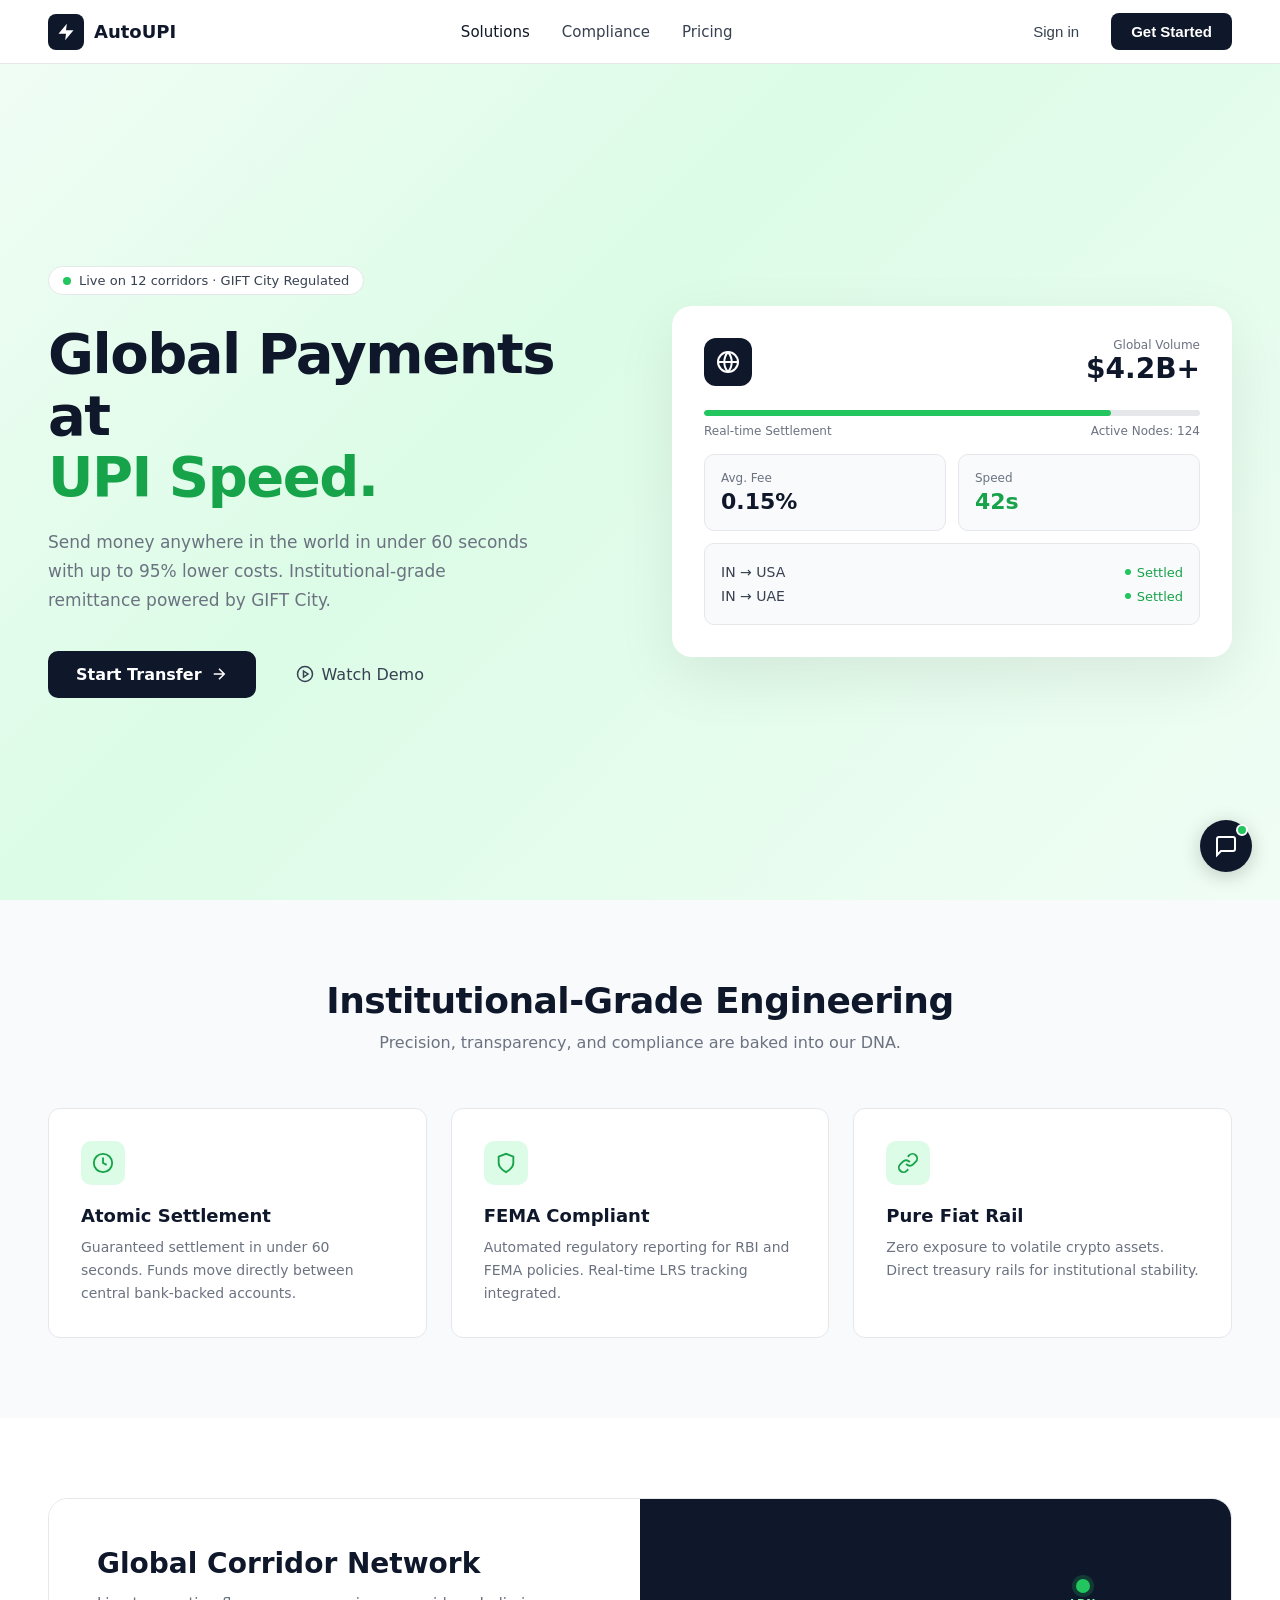
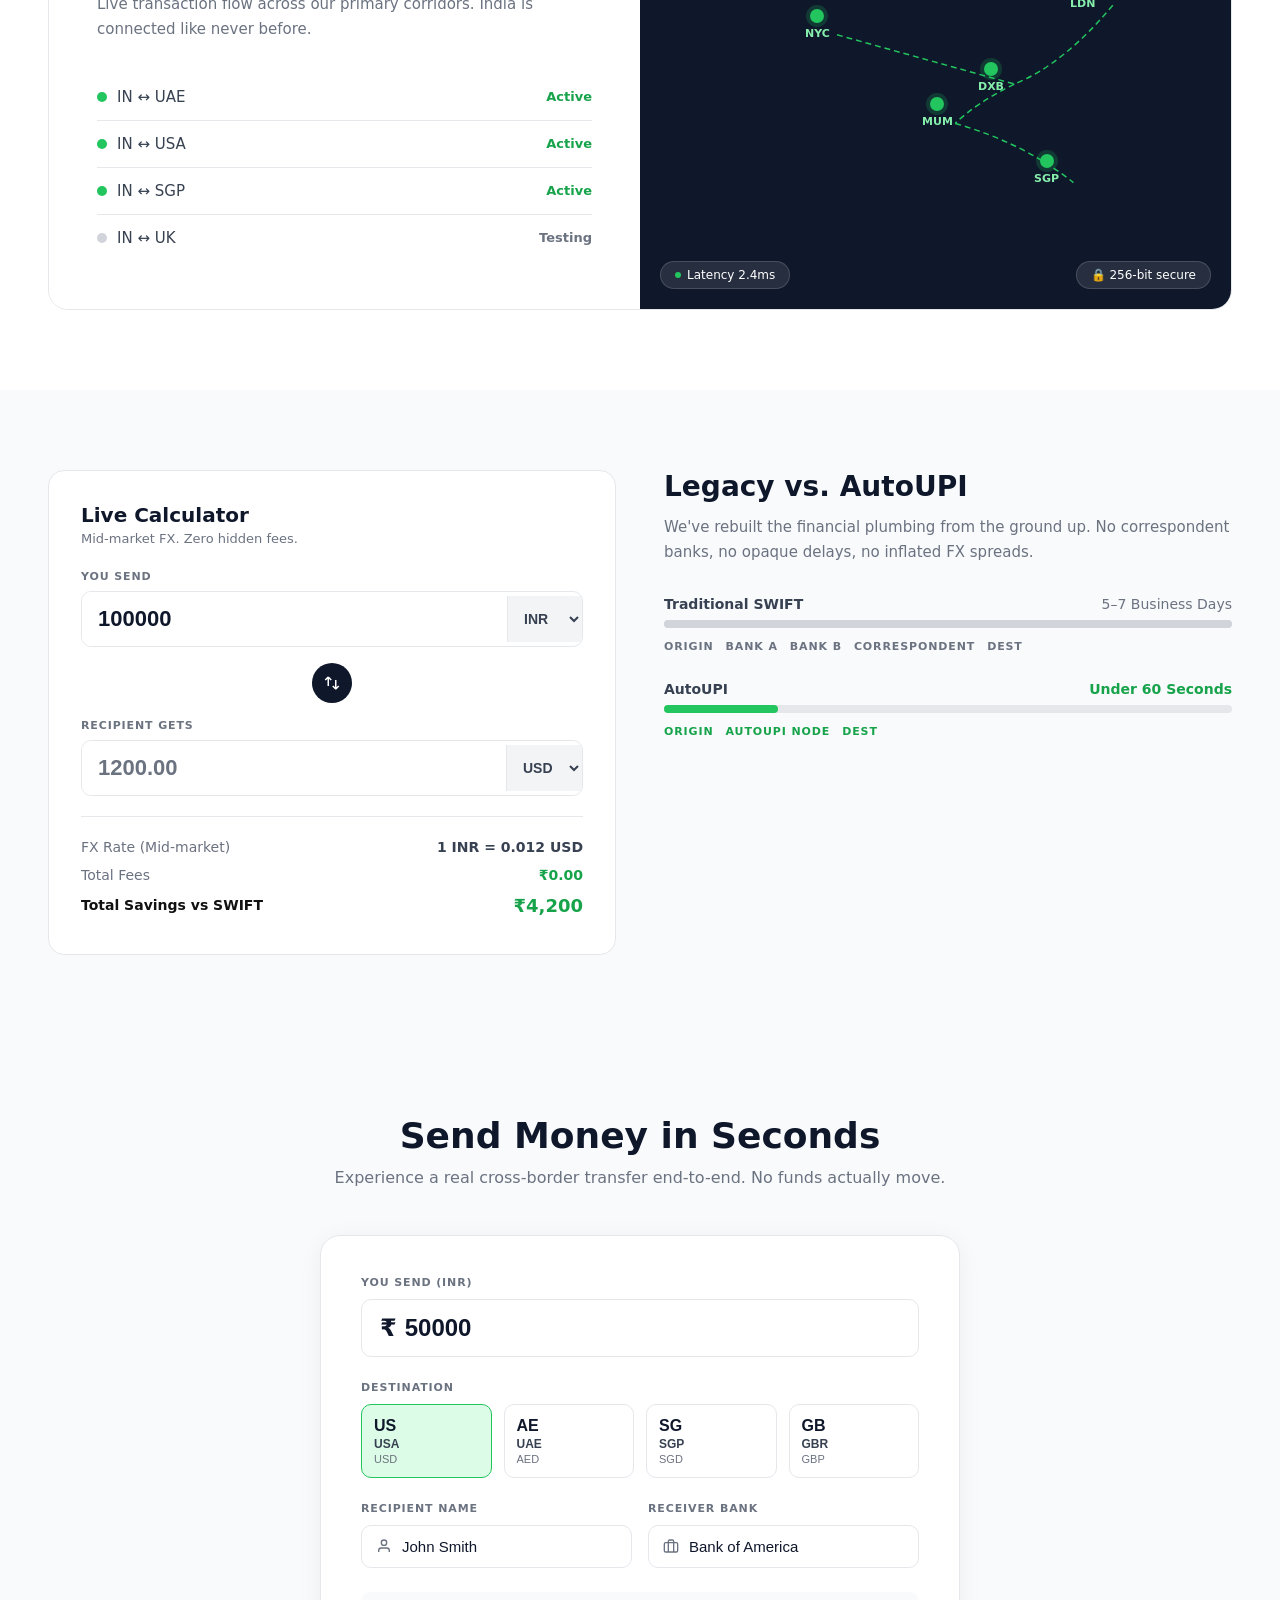
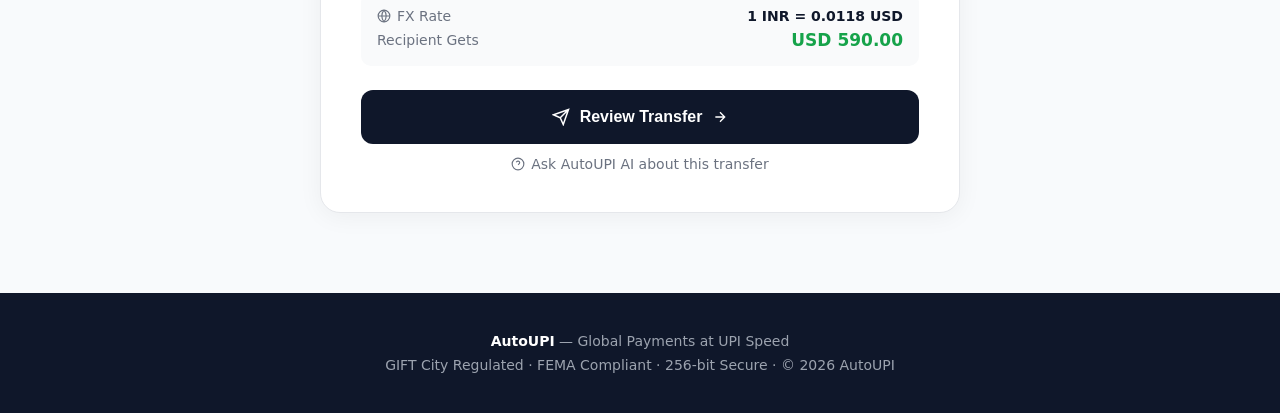
<file: Autoupi.html>
<!DOCTYPE html>
<html lang="en">
<head>
<meta charset="UTF-8"/>
<meta name="viewport" content="width=device-width, initial-scale=1.0"/>
<title>AutoUPI — Global Payments at UPI Speed</title>
<style>
  *{box-sizing:border-box;margin:0;padding:0}
  :root{
    --green:#22c55e;--green-dark:#16a34a;--green-light:#dcfce7;--green-mid:#86efac;
    --navy:#0f172a;--navy2:#1e293b;--text:#111827;--text2:#6b7280;--text3:#374151;
    --border:#e5e7eb;--bg:#f9fafb;--white:#ffffff;
    --radius:12px;--radius-sm:8px;
  }
  html{scroll-behavior:smooth}
  body{font-family:'Inter',system-ui,-apple-system,sans-serif;color:var(--text);background:#fff;overflow-x:hidden}
  
  /* NAV */
  nav{position:sticky;top:0;z-index:100;background:#fff;border-bottom:1px solid var(--border);padding:0 48px;height:64px;display:flex;align-items:center;justify-content:space-between}
  .nav-logo{display:flex;align-items:center;gap:10px;font-weight:700;font-size:18px;color:var(--navy);text-decoration:none}
  .nav-logo-icon{width:36px;height:36px;background:var(--navy);border-radius:8px;display:flex;align-items:center;justify-content:center}
  .nav-logo-icon svg{width:20px;height:20px;fill:white}
  .nav-links{display:flex;gap:32px}
  .nav-links a{text-decoration:none;color:var(--text3);font-size:15px;font-weight:500;transition:color .15s}
  .nav-links a:hover,.nav-links a.active{color:var(--text)}
  .nav-right{display:flex;align-items:center;gap:16px}
  .btn-ghost{background:none;border:none;cursor:pointer;font-size:15px;font-weight:500;color:var(--text3);padding:8px 16px}
  .btn-dark{background:var(--navy);color:#fff;border:none;padding:10px 20px;border-radius:8px;font-size:15px;font-weight:600;cursor:pointer;transition:opacity .15s}
  .btn-dark:hover{opacity:.85}

  /* HERO */
  #home{min-height:calc(100vh - 64px);background:linear-gradient(135deg,#f0fdf4 0%,#dcfce7 40%,#f0fdf4 100%);position:relative;display:flex;align-items:center;padding:64px 48px}
  .hero-inner{max-width:1200px;margin:0 auto;width:100%;display:grid;grid-template-columns:1fr 1fr;gap:64px;align-items:center}
  .hero-badge{display:inline-flex;align-items:center;gap:8px;background:#fff;border:1px solid var(--border);padding:6px 14px;border-radius:100px;font-size:13px;color:var(--text3);margin-bottom:28px}
  .hero-badge-dot{width:8px;height:8px;background:var(--green);border-radius:50%}
  .hero-title{font-size:56px;font-weight:800;line-height:1.1;letter-spacing:-1.5px;color:var(--navy);margin-bottom:20px}
  .hero-title .green{color:var(--green-dark)}
  .hero-subtitle{font-size:17px;color:var(--text2);line-height:1.7;margin-bottom:36px;max-width:480px}
  .hero-btns{display:flex;gap:16px;align-items:center}
  .btn-primary{background:var(--navy);color:#fff;border:none;padding:14px 28px;border-radius:10px;font-size:16px;font-weight:600;cursor:pointer;display:flex;align-items:center;gap:8px;transition:opacity .15s;text-decoration:none}
  .btn-primary:hover{opacity:.85}
  .btn-outline{background:none;border:none;padding:14px 24px;border-radius:10px;font-size:16px;font-weight:500;cursor:pointer;display:flex;align-items:center;gap:8px;color:var(--text3);text-decoration:none;transition:color .15s}
  .btn-outline:hover{color:var(--text)}

  /* HERO CARD */
  .hero-card{background:#fff;border-radius:20px;padding:32px;box-shadow:0 20px 60px rgba(0,0,0,.08);position:relative}
  .hero-card-header{display:flex;justify-content:space-between;align-items:flex-start;margin-bottom:24px}
  .hero-card-icon{width:48px;height:48px;background:var(--navy);border-radius:12px;display:flex;align-items:center;justify-content:center}
  .hero-card-icon svg{width:24px;height:24px;stroke:white;fill:none}
  .hero-card-vol{text-align:right}
  .hero-card-vol-label{font-size:12px;color:var(--text2);font-weight:500}
  .hero-card-vol-num{font-size:28px;font-weight:800;color:var(--navy)}
  .hero-progress{margin-bottom:16px}
  .progress-bar{height:6px;background:#e5e7eb;border-radius:3px;overflow:hidden}
  .progress-fill{height:100%;background:var(--green);border-radius:3px;width:82%;animation:progressAnim 2s ease-in-out infinite alternate}
  @keyframes progressAnim{from{width:78%}to{width:88%}}
  .hero-progress-labels{display:flex;justify-content:space-between;margin-top:8px;font-size:12px;color:var(--text2)}
  .hero-stats-grid{display:grid;grid-template-columns:1fr 1fr;gap:12px;margin-bottom:12px}
  .stat-box{background:#f9fafb;border:1px solid var(--border);border-radius:10px;padding:16px}
  .stat-box-label{font-size:12px;color:var(--text2);font-weight:500;margin-bottom:4px}
  .stat-box-val{font-size:22px;font-weight:700;color:var(--navy)}
  .stat-box-val.green{color:var(--green-dark)}
  .hero-routes{background:#f9fafb;border:1px solid var(--border);border-radius:10px;padding:16px}
  .route-row{display:flex;justify-content:space-between;align-items:center;padding:4px 0}
  .route-name{font-size:14px;color:var(--text3)}
  .route-status{display:flex;align-items:center;gap:6px;font-size:13px;color:var(--green-dark);font-weight:500}
  .route-dot{width:6px;height:6px;background:var(--green);border-radius:50%}

  /* SECTIONS */
  section{padding:80px 48px}
  .section-inner{max-width:1200px;margin:0 auto}
  .section-title{font-size:36px;font-weight:800;text-align:center;color:var(--navy);margin-bottom:12px;letter-spacing:-.5px}
  .section-sub{text-align:center;color:var(--text2);font-size:16px;margin-bottom:56px}

  /* FEATURES */
  #features{background:#f8fafc}
  .cards-grid{display:grid;grid-template-columns:repeat(3,1fr);gap:24px}
  .feature-card{background:#fff;border:1px solid var(--border);border-radius:var(--radius);padding:32px;transition:box-shadow .2s}
  .feature-card:hover{box-shadow:0 8px 32px rgba(0,0,0,.07)}
  .feature-icon{width:44px;height:44px;background:var(--green-light);border-radius:10px;display:flex;align-items:center;justify-content:center;margin-bottom:20px}
  .feature-icon svg{width:22px;height:22px;stroke:var(--green-dark);fill:none}
  .feature-title{font-size:18px;font-weight:700;color:var(--navy);margin-bottom:10px}
  .feature-desc{font-size:14px;color:var(--text2);line-height:1.65}

  /* COMPLIANCE */
  #compliance{background:#fff}
  .compliance-inner{display:grid;grid-template-columns:1fr 1fr;border-radius:20px;overflow:hidden;border:1px solid var(--border)}
  .compliance-left{background:#fff;padding:48px}
  .compliance-title{font-size:28px;font-weight:800;color:var(--navy);margin-bottom:12px}
  .compliance-desc{color:var(--text2);font-size:15px;line-height:1.65;margin-bottom:32px}
  .corridor-list{display:flex;flex-direction:column;gap:0}
  .corridor-item{display:flex;justify-content:space-between;align-items:center;padding:14px 0;border-bottom:1px solid var(--border)}
  .corridor-item:last-child{border-bottom:none}
  .corridor-name{display:flex;align-items:center;gap:10px;font-size:15px;color:var(--text3);font-weight:500}
  .cdot{width:10px;height:10px;border-radius:50%}
  .cdot.active{background:var(--green)}
  .cdot.testing{background:#d1d5db}
  .corridor-badge{font-size:13px;font-weight:600}
  .corridor-badge.active{color:var(--green-dark)}
  .corridor-badge.testing{color:var(--text2)}
  .compliance-map{background:var(--navy);position:relative;overflow:hidden;min-height:400px}
  .map-canvas{width:100%;height:100%;position:relative}
  .map-node{position:absolute;display:flex;flex-direction:column;align-items:center;gap:4px}
  .map-node-dot{width:14px;height:14px;background:var(--green);border-radius:50%;box-shadow:0 0 0 4px rgba(34,197,94,.2);animation:pulse 2s ease-in-out infinite}
  @keyframes pulse{0%,100%{box-shadow:0 0 0 4px rgba(34,197,94,.2)}50%{box-shadow:0 0 0 8px rgba(34,197,94,.1)}}
  .map-node-label{font-size:11px;color:var(--green-mid);font-weight:600;white-space:nowrap}
  .map-badges{position:absolute;bottom:20px;left:20px;right:20px;display:flex;justify-content:space-between}
  .map-badge{background:rgba(255,255,255,.1);border:1px solid rgba(255,255,255,.15);padding:6px 14px;border-radius:100px;font-size:12px;color:#fff;display:flex;align-items:center;gap:6px}
  .map-badge-dot{width:6px;height:6px;background:var(--green);border-radius:50%}
  svg.corridors{position:absolute;top:0;left:0;width:100%;height:100%;pointer-events:none}

  /* PRICING */
  #pricing{background:#f8fafc}
  .pricing-inner{display:grid;grid-template-columns:1fr 1fr;gap:48px;align-items:start}
  .calc-card{background:#fff;border:1px solid var(--border);border-radius:16px;padding:32px}
  .calc-title{font-size:20px;font-weight:700;color:var(--navy);margin-bottom:4px}
  .calc-sub{font-size:13px;color:var(--text2);margin-bottom:24px}
  .calc-label{font-size:11px;font-weight:700;color:var(--text2);letter-spacing:.08em;text-transform:uppercase;margin-bottom:8px}
  .calc-input-row{display:flex;align-items:center;border:1px solid var(--border);border-radius:10px;overflow:hidden;margin-bottom:4px}
  .calc-input{border:none;outline:none;font-size:22px;font-weight:700;color:var(--navy);padding:14px 16px;flex:1;background:#fff}
  .calc-select{border:none;outline:none;background:#f3f4f6;padding:14px 12px;font-size:14px;font-weight:600;color:var(--text3);cursor:pointer;border-left:1px solid var(--border)}
  .swap-btn-wrap{display:flex;justify-content:center;margin:16px 0}
  .swap-btn{width:40px;height:40px;background:var(--navy);border:none;border-radius:50%;cursor:pointer;display:flex;align-items:center;justify-content:center;transition:transform .2s}
  .swap-btn:hover{transform:rotate(180deg)}
  .swap-btn svg{width:18px;height:18px;stroke:white;fill:none}
  .calc-rows{margin-top:20px;border-top:1px solid var(--border);padding-top:16px}
  .calc-row{display:flex;justify-content:space-between;align-items:center;padding:6px 0;font-size:14px}
  .calc-row-label{color:var(--text2)}
  .calc-row-val{font-weight:600;color:var(--text3)}
  .calc-row-val.savings{color:var(--green-dark);font-size:18px;font-weight:800}
  .legacy-box{margin-top:0}
  .legacy-title{font-size:28px;font-weight:800;color:var(--navy);margin-bottom:12px}
  .legacy-desc{font-size:15px;color:var(--text2);line-height:1.65;margin-bottom:32px}
  .compare-block{margin-bottom:28px}
  .compare-header{display:flex;justify-content:space-between;font-size:14px;font-weight:600;color:var(--text3);margin-bottom:8px}
  .compare-header .days{color:var(--text2);font-weight:400}
  .compare-header .fast{color:var(--green-dark)}
  .compare-bar-wrap{position:relative;height:8px;background:#e5e7eb;border-radius:4px;margin-bottom:12px}
  .compare-bar-fill{height:100%;border-radius:4px}
  .compare-bar-fill.slow{background:#d1d5db;width:100%}
  .compare-bar-fill.fast{background:var(--green);width:20%;animation:fastBar 1.5s ease-in-out infinite alternate}
  @keyframes fastBar{from{width:18%}to{width:22%}}
  .compare-labels{display:flex;gap:12px;flex-wrap:wrap}
  .compare-label{font-size:11px;font-weight:700;letter-spacing:.08em;text-transform:uppercase;color:var(--text2)}
  .compare-label.green{color:var(--green-dark)}

  /* TRANSFER DEMO */
  #transfer{background:#fff}
  .transfer-wrap{max-width:640px;margin:0 auto}
  .transfer-title{font-size:36px;font-weight:800;text-align:center;color:var(--navy);margin-bottom:12px}
  .transfer-sub{text-align:center;color:var(--text2);font-size:16px;margin-bottom:48px}
  .transfer-card{background:#fff;border:1px solid var(--border);border-radius:20px;padding:40px;box-shadow:0 4px 24px rgba(0,0,0,.05)}
  .tf-label{font-size:11px;font-weight:700;color:var(--text2);letter-spacing:.08em;text-transform:uppercase;margin-bottom:10px}
  .tf-amount-row{display:flex;align-items:center;border:1px solid var(--border);border-radius:10px;padding:14px 18px;margin-bottom:24px;font-size:24px;font-weight:700;color:var(--navy);gap:8px}
  .tf-amount-row input{border:none;outline:none;font-size:24px;font-weight:700;color:var(--navy);width:100%;background:transparent}
  .destinations{display:grid;grid-template-columns:repeat(4,1fr);gap:12px;margin-bottom:24px}
  .dest-btn{border:1px solid var(--border);border-radius:10px;padding:12px;cursor:pointer;background:#fff;text-align:left;transition:all .15s}
  .dest-btn:hover{border-color:var(--green)}
  .dest-btn.active{border-color:var(--green);background:var(--green-light)}
  .dest-code{font-size:16px;font-weight:700;color:var(--navy);margin-bottom:2px}
  .dest-name{font-size:12px;font-weight:600;color:var(--text3);margin-bottom:2px}
  .dest-cur{font-size:11px;color:var(--text2)}
  .tf-two-col{display:grid;grid-template-columns:1fr 1fr;gap:16px;margin-bottom:24px}
  .tf-input-group{}
  .tf-input{width:100%;border:1px solid var(--border);border-radius:10px;padding:12px 14px;font-size:15px;color:var(--navy);display:flex;align-items:center;gap:10px;background:#fff}
  .tf-input svg{width:16px;height:16px;stroke:var(--text2);fill:none;flex-shrink:0}
  .tf-input input{border:none;outline:none;font-size:15px;color:var(--navy);width:100%;background:transparent}
  .fx-box{background:#f9fafb;border-radius:10px;padding:16px;margin-bottom:24px}
  .fx-row{display:flex;justify-content:space-between;font-size:14px;margin-bottom:6px}
  .fx-row:last-child{margin-bottom:0}
  .fx-key{color:var(--text2);display:flex;align-items:center;gap:6px}
  .fx-val{font-weight:600;color:var(--navy)}
  .fx-val.green{color:var(--green-dark);font-size:17px;font-weight:700}
  .btn-send{width:100%;background:var(--navy);color:#fff;border:none;padding:18px;border-radius:12px;font-size:16px;font-weight:700;cursor:pointer;display:flex;align-items:center;justify-content:center;gap:10px;transition:opacity .15s;margin-bottom:12px}
  .btn-send:hover{opacity:.85}
  .ask-ai-link{text-align:center;font-size:14px;color:var(--text2);cursor:pointer;display:flex;align-items:center;justify-content:center;gap:6px}
  .ask-ai-link:hover{color:var(--green-dark)}

  /* REVIEW SCREEN */
  .review-back{display:flex;align-items:center;gap:6px;color:var(--text2);font-size:14px;cursor:pointer;margin-bottom:24px;background:none;border:none;padding:0}
  .review-back:hover{color:var(--text)}
  .review-title{font-size:28px;font-weight:800;color:var(--navy);text-align:center;margin-bottom:6px}
  .review-sub{text-align:center;color:var(--text2);font-size:15px;margin-bottom:28px}
  .review-box{border:1px solid var(--border);border-radius:12px;padding:20px 24px;margin-bottom:16px}
  .review-box-label{font-size:11px;font-weight:700;color:var(--text2);letter-spacing:.08em;text-transform:uppercase;margin-bottom:6px}
  .review-box-val{font-size:24px;font-weight:800;color:var(--navy)}
  .review-box-sub{font-size:13px;color:var(--text2);margin-top:2px}
  .review-2col{display:grid;grid-template-columns:1fr 1fr;gap:16px;margin-bottom:16px}
  .review-box.green-tint{background:var(--green-light);border-color:var(--green-mid)}
  .review-box.green-tint .review-box-val{color:var(--green-dark)}

  /* PROCESSING */
  .processing-title{font-size:28px;font-weight:800;color:var(--navy);text-align:center;margin-bottom:6px}
  .processing-sub{text-align:center;color:var(--text2);font-size:15px;margin-bottom:32px}
  .stages-list{display:flex;flex-direction:column;gap:12px}
  .stage-item{display:flex;align-items:center;gap:16px;padding:16px 20px;border-radius:12px;border:1px solid var(--border);background:#fff;transition:all .3s}
  .stage-item.done{background:var(--green-light);border-color:var(--green-mid)}
  .stage-item.active{border-color:var(--green);background:#fff}
  .stage-item.pending{opacity:.45}
  .stage-icon{width:36px;height:36px;border-radius:50%;display:flex;align-items:center;justify-content:center;flex-shrink:0}
  .stage-item.done .stage-icon{background:var(--green)}
  .stage-item.active .stage-icon{background:var(--navy)}
  .stage-item.pending .stage-icon{background:#e5e7eb}
  .stage-icon svg{width:18px;height:18px}
  .stage-info{flex:1}
  .stage-name{font-size:15px;font-weight:600;color:var(--navy)}
  .stage-item.pending .stage-name{color:var(--text2)}
  .stage-desc{font-size:13px;color:var(--text2)}
  .stage-extra{font-size:13px;color:var(--green-dark);font-weight:600}

  /* SUCCESS */
  .success-icon{width:64px;height:64px;background:var(--green-light);border-radius:50%;display:flex;align-items:center;justify-content:center;margin:0 auto 20px}
  .success-icon svg{width:32px;height:32px;stroke:var(--green-dark);fill:none;stroke-width:2.5}
  .success-title{font-size:28px;font-weight:800;color:var(--navy);text-align:center;margin-bottom:6px}
  .success-sub{text-align:center;color:var(--text2);font-size:15px;margin-bottom:28px}
  .receipt-table{border:1px solid var(--border);border-radius:12px;overflow:hidden;margin-bottom:20px}
  .receipt-row{display:flex;justify-content:space-between;align-items:center;padding:14px 20px;border-bottom:1px solid var(--border);font-size:14px}
  .receipt-row:last-child{border-bottom:none}
  .receipt-key{color:var(--text2)}
  .receipt-val{font-weight:600;color:var(--navy)}
  .receipt-val.green{color:var(--green-dark)}
  .ai-summary-box{background:var(--green-light);border:1px solid var(--green-mid);border-radius:12px;padding:20px 24px;margin-bottom:20px}
  .ai-summary-label{font-size:11px;font-weight:700;color:var(--green-dark);letter-spacing:.08em;margin-bottom:10px;display:flex;align-items:center;gap:6px}
  .ai-summary-text{font-size:14px;color:var(--text3);line-height:1.6;margin-bottom:14px}
  .ai-summary-btns{display:flex;gap:10px;flex-wrap:wrap}
  .ai-chip{border:1px solid var(--green-mid);background:#fff;padding:6px 14px;border-radius:100px;font-size:13px;font-weight:500;color:var(--text3);cursor:pointer;display:flex;align-items:center;gap:6px;transition:all .15s}
  .ai-chip:hover{background:var(--green-light);border-color:var(--green)}
  .success-btns{display:grid;grid-template-columns:1fr 1fr 1fr;gap:12px}
  .btn-outline2{border:1px solid var(--border);background:#fff;padding:12px;border-radius:10px;font-size:14px;font-weight:500;color:var(--text3);cursor:pointer;display:flex;align-items:center;justify-content:center;gap:6px;transition:all .15s}
  .btn-outline2:hover{border-color:var(--text3)}
  .btn-outline2 svg{width:16px;height:16px;stroke:currentColor;fill:none}

  /* HIDDEN SCREENS */
  .screen{display:none}
  .screen.active{display:block}

  /* AI CHAT */
  .ai-fab{position:fixed;bottom:28px;right:28px;width:52px;height:52px;background:var(--navy);border-radius:50%;border:none;cursor:pointer;display:flex;align-items:center;justify-content:center;box-shadow:0 4px 20px rgba(0,0,0,.2);z-index:200;transition:transform .2s}
  .ai-fab:hover{transform:scale(1.08)}
  .ai-fab svg{width:24px;height:24px;stroke:white;fill:none}
  .ai-fab-dot{position:absolute;top:4px;right:4px;width:12px;height:12px;background:var(--green);border-radius:50%;border:2px solid white}
  .ai-panel{position:fixed;bottom:92px;right:28px;width:380px;max-height:560px;background:#fff;border-radius:16px;box-shadow:0 20px 60px rgba(0,0,0,.15);z-index:200;display:flex;flex-direction:column;overflow:hidden;transform:scale(.95) translateY(10px);opacity:0;pointer-events:none;transition:all .2s}
  .ai-panel.open{transform:scale(1) translateY(0);opacity:1;pointer-events:all}
  .ai-header{background:var(--navy);padding:16px 20px;display:flex;align-items:center;justify-content:space-between}
  .ai-header-left{display:flex;align-items:center;gap:12px}
  .ai-avatar{width:36px;height:36px;background:var(--green-dark);border-radius:50%;display:flex;align-items:center;justify-content:center;font-size:18px}
  .ai-name{font-size:15px;font-weight:700;color:#fff}
  .ai-status{font-size:12px;color:var(--green-mid);display:flex;align-items:center;gap:5px}
  .ai-status-dot{width:6px;height:6px;background:var(--green);border-radius:50%}
  .ai-close{background:none;border:none;cursor:pointer;color:#9ca3af;padding:4px;transition:color .15s}
  .ai-close:hover{color:#fff}
  .ai-close svg{width:20px;height:20px;stroke:currentColor;fill:none}
  .ai-body{flex:1;overflow-y:auto;padding:20px}
  .ai-welcome{font-size:15px;color:var(--text3);line-height:1.6;margin-bottom:20px;padding:14px 16px;background:#f9fafb;border-radius:10px}
  .ai-try-label{font-size:11px;font-weight:700;color:var(--text2);letter-spacing:.08em;margin-bottom:12px}
  .ai-chip-row{display:flex;flex-direction:column;gap:8px}
  .ai-suggestion{border:1px solid var(--border);background:#fff;padding:10px 16px;border-radius:8px;font-size:14px;color:var(--text3);cursor:pointer;text-align:left;transition:all .15s}
  .ai-suggestion:hover{border-color:var(--green);background:var(--green-light)}
  .ai-messages{display:flex;flex-direction:column;gap:12px}
  .msg{display:flex;flex-direction:column;gap:4px}
  .msg.user{align-items:flex-end}
  .msg.bot{align-items:flex-start}
  .msg-bubble{padding:10px 14px;border-radius:10px;font-size:14px;line-height:1.55;max-width:90%}
  .msg.user .msg-bubble{background:var(--navy);color:#fff;border-radius:10px 10px 2px 10px}
  .msg.bot .msg-bubble{background:#f3f4f6;color:var(--text3);border-radius:10px 10px 10px 2px}
  .ai-active-banner{background:rgba(34,197,94,.1);padding:8px 16px;font-size:13px;color:var(--green-dark);display:flex;align-items:center;gap:8px;border-bottom:1px solid var(--green-light)}
  .ai-active-dot{width:6px;height:6px;background:var(--green);border-radius:50%}
  .ai-footer{padding:16px;border-top:1px solid var(--border);display:flex;gap:10px;align-items:center}
  .ai-input{flex:1;border:1px solid var(--border);border-radius:8px;padding:10px 14px;font-size:14px;outline:none;font-family:inherit;transition:border-color .15s}
  .ai-input:focus{border-color:var(--green)}
  .ai-send{background:var(--navy);border:none;width:36px;height:36px;border-radius:8px;cursor:pointer;display:flex;align-items:center;justify-content:center;flex-shrink:0;transition:opacity .15s}
  .ai-send:hover{opacity:.8}
  .ai-send svg{width:16px;height:16px;stroke:white;fill:none}
  .typing{display:flex;gap:4px;padding:10px 14px;background:#f3f4f6;border-radius:10px;width:fit-content}
  .typing span{width:6px;height:6px;background:var(--text2);border-radius:50%;animation:bounce .9s infinite}
  .typing span:nth-child(2){animation-delay:.15s}
  .typing span:nth-child(3){animation-delay:.3s}
  @keyframes bounce{0%,60%,100%{transform:translateY(0)}30%{transform:translateY(-5px)}}

  /* FOOTER */
  footer{background:var(--navy);color:#9ca3af;padding:40px 48px;text-align:center;font-size:14px}
  footer strong{color:#fff}

  /* GROQ KEY MODAL */
  .modal-overlay{position:fixed;inset:0;background:rgba(0,0,0,.5);z-index:300;display:flex;align-items:center;justify-content:center;opacity:0;pointer-events:none;transition:opacity .2s}
  .modal-overlay.open{opacity:1;pointer-events:all}
  .modal{background:#fff;border-radius:16px;padding:32px;max-width:440px;width:90%;box-shadow:0 20px 60px rgba(0,0,0,.2)}
  .modal h3{font-size:20px;font-weight:700;color:var(--navy);margin-bottom:8px}
  .modal p{color:var(--text2);font-size:14px;line-height:1.6;margin-bottom:20px}
  .modal input{width:100%;border:1px solid var(--border);border-radius:8px;padding:12px 14px;font-size:14px;outline:none;margin-bottom:12px;font-family:monospace;transition:border-color .15s}
  .modal input:focus{border-color:var(--green)}
  .modal-btns{display:flex;gap:10px}
  .btn-modal-cancel{flex:1;background:#f3f4f6;border:none;padding:12px;border-radius:8px;font-size:14px;font-weight:500;color:var(--text3);cursor:pointer}
  .btn-modal-save{flex:2;background:var(--navy);border:none;padding:12px;border-radius:8px;font-size:14px;font-weight:600;color:#fff;cursor:pointer;transition:opacity .15s}
  .btn-modal-save:hover{opacity:.85}

  /* SPINNER */
  @keyframes spin{to{transform:rotate(360deg)}}
  .spinner{width:18px;height:18px;border:2px solid rgba(255,255,255,.3);border-top-color:#fff;border-radius:50%;animation:spin .7s linear infinite}

  /* CONFETTI */
  .confetti-piece{position:fixed;top:-20px;width:8px;height:8px;border-radius:2px;animation:confettiFall linear forwards;z-index:9999;pointer-events:none}
  @keyframes confettiFall{to{transform:translateY(110vh) rotate(720deg);opacity:0}}
</style>
</head>
<body>

<!-- NAV -->
<nav>
  <a class="nav-logo" href="#" onclick="goHome()">
    <div class="nav-logo-icon">
      <svg viewBox="0 0 24 24"><path d="M13 2L3 14h9l-1 8 10-12h-9l1-8z"/></svg>
    </div>
    AutoUPI
  </a>
  <div class="nav-links">
    <a href="#features" id="nav-solutions">Solutions</a>
    <a href="#compliance" id="nav-compliance">Compliance</a>
    <a href="#pricing" id="nav-pricing">Pricing</a>
  </div>
  <div class="nav-right">
    <button class="btn-ghost">Sign in</button>
    <button class="btn-dark" onclick="document.getElementById('transfer').scrollIntoView({behavior:'smooth'})">Get Started</button>
  </div>
</nav>

<!-- HERO -->
<section id="home" style="padding:0 48px;min-height:calc(100vh - 64px)">
  <div class="hero-inner">
    <div class="hero-left">
      <div class="hero-badge">
        <span class="hero-badge-dot"></span>
        Live on 12 corridors · GIFT City Regulated
      </div>
      <h1 class="hero-title">Global Payments at<br><span class="green">UPI Speed.</span></h1>
      <p class="hero-subtitle">Send money anywhere in the world in under 60 seconds with up to 95% lower costs. Institutional-grade remittance powered by GIFT City.</p>
      <div class="hero-btns">
        <a class="btn-primary" href="#transfer" onclick="setTimeout(()=>document.getElementById('transfer').scrollIntoView({behavior:'smooth'}),100)">
          Start Transfer
          <svg viewBox="0 0 24 24" width="18" height="18" stroke="white" stroke-width="2" fill="none"><path d="M5 12h14M12 5l7 7-7 7"/></svg>
        </a>
        <a class="btn-outline" href="#">
          <svg viewBox="0 0 24 24" width="18" height="18" stroke="currentColor" stroke-width="2" fill="none"><circle cx="12" cy="12" r="10"/><path d="M10 8l6 4-6 4V8z"/></svg>
          Watch Demo
        </a>
      </div>
    </div>
    <div class="hero-card">
      <div class="hero-card-header">
        <div class="hero-card-icon">
          <svg viewBox="0 0 24 24" stroke-width="2"><circle cx="12" cy="12" r="10"/><path d="M2 12h20M12 2a15.3 15.3 0 010 20M12 2a15.3 15.3 0 000 20"/></svg>
        </div>
        <div class="hero-card-vol">
          <div class="hero-card-vol-label">Global Volume</div>
          <div class="hero-card-vol-num">$4.2B+</div>
        </div>
      </div>
      <div class="hero-progress">
        <div class="progress-bar"><div class="progress-fill"></div></div>
        <div class="hero-progress-labels"><span>Real-time Settlement</span><span>Active Nodes: 124</span></div>
      </div>
      <div class="hero-stats-grid">
        <div class="stat-box">
          <div class="stat-box-label">Avg. Fee</div>
          <div class="stat-box-val">0.15%</div>
        </div>
        <div class="stat-box">
          <div class="stat-box-label">Speed</div>
          <div class="stat-box-val green">42s</div>
        </div>
      </div>
      <div class="hero-routes">
        <div class="route-row">
          <span class="route-name">IN → USA</span>
          <span class="route-status"><span class="route-dot"></span>Settled</span>
        </div>
        <div class="route-row">
          <span class="route-name">IN → UAE</span>
          <span class="route-status"><span class="route-dot"></span>Settled</span>
        </div>
      </div>
    </div>
  </div>
</section>

<!-- FEATURES -->
<section id="features">
  <div class="section-inner">
    <h2 class="section-title">Institutional-Grade Engineering</h2>
    <p class="section-sub">Precision, transparency, and compliance are baked into our DNA.</p>
    <div class="cards-grid">
      <div class="feature-card">
        <div class="feature-icon">
          <svg viewBox="0 0 24 24" stroke-width="2"><circle cx="12" cy="12" r="10"/><polyline points="12 6 12 12 16 14"/></svg>
        </div>
        <div class="feature-title">Atomic Settlement</div>
        <p class="feature-desc">Guaranteed settlement in under 60 seconds. Funds move directly between central bank-backed accounts.</p>
      </div>
      <div class="feature-card">
        <div class="feature-icon">
          <svg viewBox="0 0 24 24" stroke-width="2"><path d="M12 22s8-4 8-10V5l-8-3-8 3v7c0 6 8 10 8 10z"/></svg>
        </div>
        <div class="feature-title">FEMA Compliant</div>
        <p class="feature-desc">Automated regulatory reporting for RBI and FEMA policies. Real-time LRS tracking integrated.</p>
      </div>
      <div class="feature-card">
        <div class="feature-icon">
          <svg viewBox="0 0 24 24" stroke-width="2"><path d="M10 13a5 5 0 007.54.54l3-3a5 5 0 00-7.07-7.07l-1.72 1.71"/><path d="M14 11a5 5 0 00-7.54-.54l-3 3a5 5 0 007.07 7.07l1.71-1.71"/></svg>
        </div>
        <div class="feature-title">Pure Fiat Rail</div>
        <p class="feature-desc">Zero exposure to volatile crypto assets. Direct treasury rails for institutional stability.</p>
      </div>
    </div>
  </div>
</section>

<!-- COMPLIANCE / CORRIDOR MAP -->
<section id="compliance" style="background:#fff">
  <div class="section-inner">
    <div class="compliance-inner">
      <div class="compliance-left">
        <h2 class="compliance-title">Global Corridor Network</h2>
        <p class="compliance-desc">Live transaction flow across our primary corridors. India is connected like never before.</p>
        <div class="corridor-list">
          <div class="corridor-item">
            <span class="corridor-name"><span class="cdot active"></span>IN ↔ UAE</span>
            <span class="corridor-badge active">Active</span>
          </div>
          <div class="corridor-item">
            <span class="corridor-name"><span class="cdot active"></span>IN ↔ USA</span>
            <span class="corridor-badge active">Active</span>
          </div>
          <div class="corridor-item">
            <span class="corridor-name"><span class="cdot active"></span>IN ↔ SGP</span>
            <span class="corridor-badge active">Active</span>
          </div>
          <div class="corridor-item">
            <span class="corridor-name"><span class="cdot testing"></span>IN ↔ UK</span>
            <span class="corridor-badge testing">Testing</span>
          </div>
        </div>
      </div>
      <div class="compliance-map">
        <svg class="corridors" viewBox="0 0 600 400">
          <!-- Animated dashed lines -->
          <defs>
            <style>
              .corridor-line{stroke:#22c55e;stroke-width:1.5;fill:none;stroke-dasharray:6 4;stroke-dashoffset:0;animation:dashFlow 3s linear infinite}
              @keyframes dashFlow{to{stroke-dashoffset:-30}}
            </style>
          </defs>
          <path class="corridor-line" d="M 480 100 Q 430 160 380 180"/>
          <path class="corridor-line" d="M 380 180 Q 340 200 320 220" style="animation-delay:-.5s"/>
          <path class="corridor-line" d="M 320 220 Q 390 240 440 280" style="animation-delay:-1s"/>
          <path class="corridor-line" d="M 200 130 Q 290 155 380 180" style="animation-delay:-1.5s"/>
        </svg>
        <!-- Nodes -->
        <div class="map-node" style="top:80px;left:430px"><div class="map-node-dot"></div><div class="map-node-label">LDN</div></div>
        <div class="map-node" style="top:110px;left:165px"><div class="map-node-dot"></div><div class="map-node-label">NYC</div></div>
        <div class="map-node" style="top:163px;left:338px"><div class="map-node-dot"></div><div class="map-node-label">DXB</div></div>
        <div class="map-node" style="top:198px;left:282px"><div class="map-node-dot"></div><div class="map-node-label">MUM</div></div>
        <div class="map-node" style="top:255px;left:394px"><div class="map-node-dot"></div><div class="map-node-label">SGP</div></div>
        <div class="map-badges">
          <div class="map-badge"><span class="map-badge-dot"></span>Latency 2.4ms</div>
          <div class="map-badge">🔒 256-bit secure</div>
        </div>
      </div>
    </div>
  </div>
</section>

<!-- PRICING -->
<section id="pricing">
  <div class="section-inner">
    <div class="pricing-inner">
      <div class="calc-card">
        <div class="calc-title">Live Calculator</div>
        <div class="calc-sub">Mid-market FX. Zero hidden fees.</div>
        <div class="calc-label">YOU SEND</div>
        <div class="calc-input-row">
          <input class="calc-input" id="calc-send" type="number" value="100000" oninput="updateCalc()">
          <select class="calc-select" id="calc-from" onchange="updateCalc()">
            <option value="INR">INR</option>
            <option value="USD">USD</option>
          </select>
        </div>
        <div class="swap-btn-wrap">
          <button class="swap-btn" onclick="swapCurrencies()">
            <svg viewBox="0 0 24 24" stroke-width="2"><path d="M7 16V4m0 0L3 8m4-4l4 4M17 8v12m0 0l4-4m-4 4l-4-4"/></svg>
          </button>
        </div>
        <div class="calc-label">RECIPIENT GETS</div>
        <div class="calc-input-row">
          <input class="calc-input" id="calc-recv" type="number" value="1200.00" readonly style="color:#6b7280">
          <select class="calc-select" id="calc-to" onchange="updateCalc()">
            <option value="USD">USD</option>
            <option value="AED">AED</option>
            <option value="SGD">SGD</option>
            <option value="GBP">GBP</option>
          </select>
        </div>
        <div class="calc-rows">
          <div class="calc-row">
            <span class="calc-row-label">FX Rate (Mid-market)</span>
            <span class="calc-row-val" id="calc-rate-display">1 INR = 0.012 USD</span>
          </div>
          <div class="calc-row">
            <span class="calc-row-label">Total Fees</span>
            <span class="calc-row-val" style="color:#16a34a">₹0.00</span>
          </div>
          <div class="calc-row">
            <span class="calc-row-label" style="font-weight:700;color:#111">Total Savings vs SWIFT</span>
            <span class="calc-row-val savings" id="calc-savings">₹4,200</span>
          </div>
        </div>
      </div>
      <div class="legacy-box">
        <h2 class="legacy-title">Legacy vs. AutoUPI</h2>
        <p class="legacy-desc">We've rebuilt the financial plumbing from the ground up. No correspondent banks, no opaque delays, no inflated FX spreads.</p>
        <div class="compare-block">
          <div class="compare-header">
            <span>Traditional SWIFT</span>
            <span class="days">5–7 Business Days</span>
          </div>
          <div class="compare-bar-wrap">
            <div class="compare-bar-fill slow"></div>
          </div>
          <div class="compare-labels">
            <span class="compare-label">ORIGIN</span>
            <span class="compare-label">BANK A</span>
            <span class="compare-label">BANK B</span>
            <span class="compare-label">CORRESPONDENT</span>
            <span class="compare-label">DEST</span>
          </div>
        </div>
        <div class="compare-block">
          <div class="compare-header">
            <span>AutoUPI</span>
            <span class="fast">Under 60 Seconds</span>
          </div>
          <div class="compare-bar-wrap">
            <div class="compare-bar-fill fast"></div>
          </div>
          <div class="compare-labels">
            <span class="compare-label green">ORIGIN</span>
            <span class="compare-label green">AUTOUPI NODE</span>
            <span class="compare-label green">DEST</span>
          </div>
        </div>
      </div>
    </div>
  </div>
</section>

<!-- TRANSFER DEMO -->
<section id="transfer" style="background:#f8fafc">
  <div class="transfer-wrap">
    <h2 class="transfer-title">Send Money in Seconds</h2>
    <p class="transfer-sub">Experience a real cross-border transfer end-to-end. No funds actually move.</p>

    <!-- SCREEN 1: FORM -->
    <div id="screen-form" class="transfer-card screen active">
      <div class="tf-label">YOU SEND (INR)</div>
      <div class="tf-amount-row">
        <span>₹</span>
        <input type="number" id="tf-amount" value="50000" oninput="updateTransfer()">
      </div>
      <div class="tf-label">DESTINATION</div>
      <div class="destinations">
        <button class="dest-btn active" onclick="selectDest(this,'US','USA','USD','0.0118')">
          <div class="dest-code">US</div>
          <div class="dest-name">USA</div>
          <div class="dest-cur">USD</div>
        </button>
        <button class="dest-btn" onclick="selectDest(this,'AE','UAE','AED','0.0440')">
          <div class="dest-code">AE</div>
          <div class="dest-name">UAE</div>
          <div class="dest-cur">AED</div>
        </button>
        <button class="dest-btn" onclick="selectDest(this,'SG','SGP','SGD','0.0160')">
          <div class="dest-code">SG</div>
          <div class="dest-name">SGP</div>
          <div class="dest-cur">SGD</div>
        </button>
        <button class="dest-btn" onclick="selectDest(this,'GB','GBR','GBP','0.0095')">
          <div class="dest-code">GB</div>
          <div class="dest-name">GBR</div>
          <div class="dest-cur">GBP</div>
        </button>
      </div>
      <div class="tf-two-col">
        <div class="tf-input-group">
          <div class="tf-label">RECIPIENT NAME</div>
          <div class="tf-input">
            <svg viewBox="0 0 24 24" stroke-width="2"><path d="M20 21v-2a4 4 0 00-4-4H8a4 4 0 00-4 4v2"/><circle cx="12" cy="7" r="4"/></svg>
            <input id="tf-name" type="text" value="John Smith" placeholder="Recipient name">
          </div>
        </div>
        <div class="tf-input-group">
          <div class="tf-label">RECEIVER BANK</div>
          <div class="tf-input">
            <svg viewBox="0 0 24 24" stroke-width="2"><rect x="2" y="7" width="20" height="14" rx="2"/><path d="M16 21V5a2 2 0 00-2-2h-4a2 2 0 00-2 2v16"/></svg>
            <input id="tf-bank" type="text" value="Bank of America" placeholder="Receiver bank">
          </div>
        </div>
      </div>
      <div class="fx-box">
        <div class="fx-row">
          <span class="fx-key">
            <svg viewBox="0 0 24 24" width="14" height="14" stroke="currentColor" stroke-width="2" fill="none"><circle cx="12" cy="12" r="10"/><path d="M2 12h20M12 2a15.3 15.3 0 010 20M12 2a15.3 15.3 0 000 20"/></svg>
            FX Rate
          </span>
          <span class="fx-val" id="tf-rate-display">1 INR = 0.0118 USD</span>
        </div>
        <div class="fx-row">
          <span class="fx-key">Recipient Gets</span>
          <span class="fx-val green" id="tf-recv-display">USD 590.00</span>
        </div>
      </div>
      <button class="btn-send" onclick="goToReview()">
        <svg viewBox="0 0 24 24" width="18" height="18" stroke="white" stroke-width="2" fill="none"><path d="M22 2L11 13M22 2l-7 20-4-9-9-4 20-7z"/></svg>
        Review Transfer
        <svg viewBox="0 0 24 24" width="16" height="16" stroke="white" stroke-width="2" fill="none"><path d="M5 12h14M12 5l7 7-7 7"/></svg>
      </button>
      <div class="ask-ai-link" onclick="openAI()">
        <svg viewBox="0 0 24 24" width="14" height="14" stroke="currentColor" stroke-width="2" fill="none"><circle cx="12" cy="12" r="10"/><path d="M9.09 9a3 3 0 015.83 1c0 2-3 3-3 3M12 17h.01"/></svg>
        Ask AutoUPI AI about this transfer
      </div>
    </div>

    <!-- SCREEN 2: REVIEW -->
    <div id="screen-review" class="transfer-card screen">
      <button class="review-back" onclick="showScreen('screen-form')">
        <svg viewBox="0 0 24 24" width="16" height="16" stroke="currentColor" stroke-width="2" fill="none"><path d="M19 12H5M12 19l-7-7 7-7"/></svg>
        Edit
      </button>
      <h2 class="review-title">Review Transfer</h2>
      <p class="review-sub">Double-check the details before settling</p>
      <div class="review-box">
        <div class="review-box-label">AMOUNT SENT</div>
        <div class="review-box-val" id="rv-amount">₹50,000</div>
        <div class="review-box-sub">From your linked UPI account</div>
      </div>
      <div class="review-2col">
        <div class="review-box">
          <div class="review-box-label">
            <svg viewBox="0 0 24 24" width="12" height="12" style="display:inline;stroke:#6b7280;fill:none;stroke-width:2"><path d="M20 21v-2a4 4 0 00-4-4H8a4 4 0 00-4 4v2"/><circle cx="12" cy="7" r="4"/></svg>
            RECEIVER
          </div>
          <div class="review-box-val" style="font-size:18px" id="rv-receiver">John Smith</div>
          <div class="review-box-sub">Beneficiary</div>
        </div>
        <div class="review-box">
          <div class="review-box-label">
            <svg viewBox="0 0 24 24" width="12" height="12" style="display:inline;stroke:#6b7280;fill:none;stroke-width:2"><rect x="2" y="7" width="20" height="14" rx="2"/><path d="M16 21V5a2 2 0 00-2-2h-4a2 2 0 00-2 2v16"/></svg>
            BANK
          </div>
          <div class="review-box-val" style="font-size:18px" id="rv-bank">Bank of America</div>
          <div class="review-box-sub" id="rv-corridor">IN → USA</div>
        </div>
      </div>
      <div class="review-2col">
        <div class="review-box">
          <div class="review-box-label">EXCHANGE RATE</div>
          <div class="review-box-val" style="font-size:18px" id="rv-rate">1 INR = 0.0118 USD</div>
          <div class="review-box-sub">Mid-market · no markup</div>
        </div>
        <div class="review-box green-tint">
          <div class="review-box-label">RECEIVER GETS</div>
          <div class="review-box-val" id="rv-gets">USD 590.00</div>
          <div class="review-box-sub">Credited to recipient account</div>
        </div>
      </div>
      <div class="review-2col">
        <div class="review-box">
          <div class="review-box-label">TRANSFER FEE</div>
          <div class="review-box-val" style="font-size:20px" id="rv-fee">₹250</div>
          <div class="review-box-sub">All-in · no hidden FX</div>
        </div>
        <div class="review-box green-tint">
          <div class="review-box-label">
            <svg viewBox="0 0 24 24" width="12" height="12" style="display:inline;stroke:#16a34a;fill:none;stroke-width:2"><polyline points="23 6 13.5 15.5 8.5 10.5 1 18"/><polyline points="17 6 23 6 23 12"/></svg>
            YOU SAVE VS BANK
          </div>
          <div class="review-box-val" id="rv-savings">₹3,450</div>
          <div class="review-box-sub">vs ~6% SWIFT total cost</div>
        </div>
      </div>
      <div class="review-box" style="margin-bottom:24px">
        <div class="review-box-label">
          <svg viewBox="0 0 24 24" width="12" height="12" style="display:inline;stroke:#6b7280;fill:none;stroke-width:2"><path d="M12 22s8-4 8-10V5l-8-3-8 3v7c0 6 8 10 8 10z"/></svg>
          ESTIMATED SETTLEMENT
        </div>
        <div class="review-box-val">42 seconds</div>
        <div class="review-box-sub">vs SWIFT 2–5 business days</div>
      </div>
      <button class="btn-send" onclick="startProcessing()">
        <svg viewBox="0 0 24 24" width="18" height="18" stroke="white" stroke-width="2" fill="none"><path d="M22 2L11 13M22 2l-7 20-4-9-9-4 20-7z"/></svg>
        Send Transfer
        <svg viewBox="0 0 24 24" width="16" height="16" stroke="white" stroke-width="2" fill="none"><path d="M5 12h14M12 5l7 7-7 7"/></svg>
      </button>
      <div class="ask-ai-link" onclick="openAI();aiWatchTransfer()">
        <svg viewBox="0 0 24 24" width="14" height="14" stroke="currentColor" stroke-width="2" fill="none"><circle cx="12" cy="12" r="10"/><path d="M9.09 9a3 3 0 015.83 1c0 2-3 3-3 3M12 17h.01"/></svg>
        Ask AutoUPI AI about this transfer
      </div>
    </div>

    <!-- SCREEN 3: PROCESSING -->
    <div id="screen-processing" class="transfer-card screen">
      <h2 class="processing-title" style="margin-bottom:6px">Processing Transfer</h2>
      <p style="text-align:center;color:var(--text2);font-size:15px;margin-bottom:32px">Your payment journey — live</p>
      <div class="stages-list" id="stages-list">
        <div class="stage-item pending" id="stage-0">
          <div class="stage-icon">
            <svg viewBox="0 0 24 24" width="18" height="18" stroke="white" stroke-width="2" fill="none"><rect x="3" y="3" width="18" height="18" rx="2"/><path d="M3 9h18"/></svg>
          </div>
          <div class="stage-info">
            <div class="stage-name">UPI Payment Received</div>
            <div class="stage-desc">Funds debited from your linked account</div>
          </div>
        </div>
        <div class="stage-item pending" id="stage-1">
          <div class="stage-icon">
            <svg viewBox="0 0 24 24" width="18" height="18" stroke="white" stroke-width="2" fill="none"><path d="M12 22s8-4 8-10V5l-8-3-8 3v7c0 6 8 10 8 10z"/></svg>
          </div>
          <div class="stage-info">
            <div class="stage-name">INR Locked in Reserve</div>
            <div class="stage-desc">RBI-regulated escrow vault</div>
          </div>
        </div>
        <div class="stage-item pending" id="stage-2">
          <div class="stage-icon">
            <svg viewBox="0 0 24 24" width="18" height="18" stroke="white" stroke-width="2" fill="none"><polygon points="13 2 3 14 12 14 11 22 21 10 12 10 13 2"/></svg>
          </div>
          <div class="stage-info">
            <div class="stage-name">Settlement Token Generated</div>
            <div class="stage-desc">GIFT City IFSC issuance</div>
          </div>
        </div>
        <div class="stage-item pending" id="stage-3">
          <div class="stage-icon">
            <svg viewBox="0 0 24 24" width="18" height="18" stroke="white" stroke-width="2" fill="none"><path d="M12 1v22M17 5H9.5a3.5 3.5 0 000 7h5a3.5 3.5 0 010 7H6"/></svg>
          </div>
          <div class="stage-info">
            <div class="stage-name">FX Conversion at Mid-Market</div>
            <div class="stage-desc">Live interbank rate</div>
          </div>
          <div class="stage-extra" id="fx-rate-extra" style="display:none">1 INR = 0.0118 USD</div>
        </div>
        <div class="stage-item pending" id="stage-4">
          <div class="stage-icon">
            <svg viewBox="0 0 24 24" width="18" height="18" stroke="white" stroke-width="2" fill="none"><circle cx="12" cy="12" r="10"/><path d="M2 12h20M12 2a15.3 15.3 0 010 20M12 2a15.3 15.3 0 000 20"/></svg>
          </div>
          <div class="stage-info">
            <div class="stage-name">Global Transfer in Motion</div>
            <div class="stage-desc">Routed via partner bank network</div>
          </div>
        </div>
        <div class="stage-item pending" id="stage-5">
          <div class="stage-icon">
            <svg viewBox="0 0 24 24" width="18" height="18" stroke="white" stroke-width="2" fill="none"><rect x="2" y="7" width="20" height="14" rx="2"/><path d="M16 21V5a2 2 0 00-2-2h-4a2 2 0 00-2 2v16"/></svg>
          </div>
          <div class="stage-info">
            <div class="stage-name">Delivered to Receiver Bank</div>
            <div class="stage-desc">Credited to recipient account</div>
          </div>
        </div>
      </div>
    </div>

    <!-- SCREEN 4: SUCCESS -->
    <div id="screen-success" class="transfer-card screen">
      <div class="success-icon">
        <svg viewBox="0 0 24 24" stroke-width="2.5"><polyline points="20 6 9 17 4 12"/></svg>
      </div>
      <h2 class="success-title">Transfer Completed Successfully</h2>
      <p class="success-sub" id="success-sub">USD 590.00 delivered to John Smith in 42s</p>
      <div class="receipt-table">
        <div class="receipt-row"><span class="receipt-key">Transfer ID</span><span class="receipt-val" id="rc-id">AUP-9CYK50NV</span></div>
        <div class="receipt-row"><span class="receipt-key">Amount Sent</span><span class="receipt-val" id="rc-sent">₹50,000</span></div>
        <div class="receipt-row"><span class="receipt-key">Receiver</span><span class="receipt-val" id="rc-recv">John Smith · Bank of America</span></div>
        <div class="receipt-row"><span class="receipt-key">Amount Received</span><span class="receipt-val green" id="rc-got">USD 590.00</span></div>
        <div class="receipt-row"><span class="receipt-key">Settlement Time</span><span class="receipt-val">42s</span></div>
        <div class="receipt-row"><span class="receipt-key">Money Saved</span><span class="receipt-val green" id="rc-saved">₹3,450</span></div>
      </div>
      <div class="ai-summary-box">
        <div class="ai-summary-label">
          <svg viewBox="0 0 24 24" width="14" height="14" stroke="#16a34a" stroke-width="2" fill="none"><circle cx="12" cy="12" r="10"/><path d="M9.09 9a3 3 0 015.83 1c0 2-3 3-3 3M12 17h.01"/></svg>
          AUTOUPI AI SUMMARY
        </div>
        <p class="ai-summary-text" id="ai-summary-text">Your ₹50,000 transfer to John Smith at Bank of America was completed in 42 seconds. Compared to traditional banking channels, you saved approximately ₹3,450 in fees and FX markups.</p>
        <div class="ai-summary-btns">
          <button class="ai-chip" onclick="explainSavings()">Explain Savings</button>
          <button class="ai-chip" onclick="feeBreakdown()">Fee Breakdown</button>
          <button class="ai-chip" onclick="openAI()">
            <svg viewBox="0 0 24 24" width="12" height="12" stroke="currentColor" stroke-width="2" fill="none"><circle cx="12" cy="12" r="10"/><path d="M9.09 9a3 3 0 015.83 1c0 2-3 3-3 3M12 17h.01"/></svg>
            Ask AI
          </button>
        </div>
      </div>
      <div class="success-btns">
        <button class="btn-outline2" onclick="window.print()">
          <svg viewBox="0 0 24 24"><path d="M21 15v4a2 2 0 01-2 2H5a2 2 0 01-2-2v-4M7 10l5 5 5-5M12 15V3"/></svg>
          Receipt
        </button>
        <button class="btn-outline2" onclick="alert('Transfer ID: '+document.getElementById('rc-id').textContent+'\nStatus: Settled ✓')">
          <svg viewBox="0 0 24 24"><circle cx="12" cy="12" r="10"/><polyline points="12 6 12 12 16 14"/></svg>
          Track Transfer
        </button>
        <button class="btn-dark" onclick="resetTransfer()">Send Another</button>
      </div>
    </div>
  </div>
</section>

<!-- FOOTER -->
<footer>
  <div style="margin-bottom:8px"><strong>AutoUPI</strong> — Global Payments at UPI Speed</div>
  <div>GIFT City Regulated · FEMA Compliant · 256-bit Secure · © 2026 AutoUPI</div>
</footer>

<!-- AI CHAT FAB -->
<button class="ai-fab" onclick="toggleAI()" id="ai-fab-btn">
  <svg viewBox="0 0 24 24" stroke-width="2"><path d="M21 15a2 2 0 01-2 2H7l-4 4V5a2 2 0 012-2h14a2 2 0 012 2z"/></svg>
  <span class="ai-fab-dot"></span>
</button>

<!-- AI PANEL -->
<div class="ai-panel" id="ai-panel">
  <div class="ai-header">
    <div class="ai-header-left">
      <div class="ai-avatar">⚡</div>
      <div>
        <div class="ai-name">AutoUPI AI</div>
        <div class="ai-status" id="ai-status-line"><span class="ai-status-dot"></span>Powered by Groq · Always on</div>
      </div>
    </div>
    <button class="ai-close" onclick="toggleAI()">
      <svg viewBox="0 0 24 24" stroke-width="2"><path d="M18 6L6 18M6 6l12 12"/></svg>
    </button>
  </div>
  <div id="ai-active-banner" style="display:none" class="ai-active-banner">
    <span class="ai-active-dot"></span>
    <span id="ai-active-text">Active transfer: ₹50,000 → John Smith (IN → USA)</span>
  </div>
  <div class="ai-body" id="ai-body">
    <div id="ai-welcome-area">
      <div class="ai-welcome">👋 Hi! I'm AutoUPI AI. Ask me anything about transfers, fees, corridors, or compliance.</div>
      <div class="ai-try-label">TRY ASKING</div>
      <div class="ai-chip-row">
        <button class="ai-suggestion" onclick="sendSuggestion('How fast are AutoUPI transfers?')">How fast are AutoUPI transfers?</button>
        <button class="ai-suggestion" onclick="sendSuggestion('What corridors are live?')">What corridors are live?</button>
        <button class="ai-suggestion" onclick="sendSuggestion('Is AutoUPI FEMA compliant?')">Is AutoUPI FEMA compliant?</button>
        <button class="ai-suggestion" onclick="sendSuggestion('How are fees calculated?')">How are fees calculated?</button>
      </div>
    </div>
    <div class="ai-messages" id="ai-messages"></div>
  </div>
  <div class="ai-footer">
    <input class="ai-input" id="ai-input" type="text" placeholder="Ask about AutoUPI..." onkeydown="if(event.key==='Enter')sendMessage()">
    <button class="ai-send" onclick="sendMessage()">
      <svg viewBox="0 0 24 24" stroke-width="2"><path d="M22 2L11 13M22 2l-7 20-4-9-9-4 20-7z"/></svg>
    </button>
  </div>
</div>

<!-- GROQ KEY MODAL -->
<div class="modal-overlay" id="groq-modal">
  <div class="modal">
    <h3>Connect Groq AI</h3>
    <p>Enter your Groq API key to enable the AI assistant. Get a free key at <strong>console.groq.com</strong> — it takes 30 seconds.</p>
    <input type="password" id="groq-key-input" placeholder="gsk_..." oninput="validateGroqKey()">
    <div class="modal-btns">
      <button class="btn-modal-cancel" onclick="closeGroqModal()">Skip for now</button>
      <button class="btn-modal-save" id="groq-save-btn" onclick="saveGroqKey()">Save & Connect</button>
    </div>
  </div>
</div>

<script>
// ===== STATE =====
let groqKey = localStorage.getItem('autoupi_groq_key') || '';
let aiMessages = [];
let currentDest = {code:'US',name:'USA',cur:'USD',rate:'0.0118'};
let transferData = {};
let aiOpen = false;
let watchingTransfer = false;

// ===== CALCULATOR =====
const FX = {INR:{USD:0.012,AED:0.044,SGD:0.016,GBP:0.0095},USD:{INR:83.3}};
function updateCalc(){
  const send = parseFloat(document.getElementById('calc-send').value)||0;
  const from = document.getElementById('calc-from').value;
  const to = document.getElementById('calc-to').value;
  let rate = 0.012;
  if(from==='INR'){
    const rmap = {USD:0.012,AED:0.044,SGD:0.016,GBP:0.0095};
    rate = rmap[to]||0.012;
  } else {
    rate = 83.3;
  }
  const recv = (send * rate).toFixed(2);
  document.getElementById('calc-recv').value = recv;
  document.getElementById('calc-rate-display').textContent = `1 ${from} = ${rate} ${to}`;
  const savings = Math.round(send * 0.042);
  document.getElementById('calc-savings').textContent = `₹${savings.toLocaleString('en-IN')}`;
}
function swapCurrencies(){
  const f=document.getElementById('calc-from');
  const t=document.getElementById('calc-to');
  const tmp=f.value;f.value=t.value;t.value=tmp;
  updateCalc();
}

// ===== TRANSFER FLOW =====
function updateTransfer(){
  const amt = parseFloat(document.getElementById('tf-amount').value)||0;
  const recv = (amt * parseFloat(currentDest.rate)).toFixed(2);
  document.getElementById('tf-rate-display').textContent = `1 INR = ${currentDest.rate} ${currentDest.cur}`;
  document.getElementById('tf-recv-display').textContent = `${currentDest.cur} ${parseFloat(recv).toFixed(2)}`;
}
function selectDest(btn,code,name,cur,rate){
  document.querySelectorAll('.dest-btn').forEach(b=>b.classList.remove('active'));
  btn.classList.add('active');
  currentDest = {code,name,cur,rate};
  updateTransfer();
}
function goToReview(){
  const amt = parseFloat(document.getElementById('tf-amount').value)||50000;
  const recv = (amt * parseFloat(currentDest.rate)).toFixed(2);
  const fee = 250;
  const savings = Math.round(amt * 0.069);
  transferData = {
    amt, recv, fee, savings,
    name: document.getElementById('tf-name').value||'John Smith',
    bank: document.getElementById('tf-bank').value||'Bank of America',
    cur: currentDest.cur,
    dest: currentDest.name,
    rate: currentDest.rate
  };
  document.getElementById('rv-amount').textContent = `₹${amt.toLocaleString('en-IN')}`;
  document.getElementById('rv-receiver').textContent = transferData.name;
  document.getElementById('rv-bank').textContent = transferData.bank;
  document.getElementById('rv-corridor').textContent = `IN → ${currentDest.code==='US'?'USA':currentDest.name}`;
  document.getElementById('rv-rate').textContent = `1 INR = ${currentDest.rate} ${currentDest.cur}`;
  document.getElementById('rv-gets').textContent = `${currentDest.cur} ${parseFloat(recv).toFixed(2)}`;
  document.getElementById('rv-fee').textContent = `₹${fee}`;
  document.getElementById('rv-savings').textContent = `₹${savings.toLocaleString('en-IN')}`;
  showScreen('screen-review');
  window.scrollTo({top:document.getElementById('transfer').offsetTop-80,behavior:'smooth'});
}
function startProcessing(){
  showScreen('screen-processing');
  window.scrollTo({top:document.getElementById('transfer').offsetTop-80,behavior:'smooth'});
  runStages();
}
async function runStages(){
  const stages = [
    {id:'stage-0',delay:600},
    {id:'stage-1',delay:700},
    {id:'stage-2',delay:900},
    {id:'stage-3',delay:1100,extra:true},
    {id:'stage-4',delay:1200},
    {id:'stage-5',delay:900},
  ];
  for(let i=0;i<stages.length;i++){
    const s=stages[i];
    // Mark previous as done
    if(i>0){
      const prev=document.getElementById(stages[i-1].id);
      prev.classList.remove('active');prev.classList.add('done');
      prev.querySelector('.stage-icon').innerHTML=`<svg viewBox="0 0 24 24" width="18" height="18" stroke="white" stroke-width="2.5" fill="none"><polyline points="20 6 9 17 4 12"/></svg>`;
    }
    // Mark current as active
    const el=document.getElementById(s.id);
    el.classList.remove('pending');el.classList.add('active');
    if(s.extra){
      document.getElementById('fx-rate-extra').style.display='block';
      document.getElementById('fx-rate-extra').textContent=`1 INR = ${currentDest.rate} ${currentDest.cur}`;
    }
    await delay(s.delay);
  }
  // Final done
  const last=document.getElementById(stages[stages.length-1].id);
  last.classList.remove('active');last.classList.add('done');
  last.querySelector('.stage-icon').innerHTML=`<svg viewBox="0 0 24 24" width="18" height="18" stroke="white" stroke-width="2.5" fill="none"><polyline points="20 6 9 17 4 12"/></svg>`;
  await delay(700);
  showSuccess();
}
function delay(ms){return new Promise(r=>setTimeout(r,ms))}
function showSuccess(){
  const d=transferData;
  const id='AUP-'+Math.random().toString(36).substr(2,8).toUpperCase();
  document.getElementById('success-sub').textContent=`${d.cur} ${parseFloat(d.recv).toFixed(2)} delivered to ${d.name} in 42s`;
  document.getElementById('rc-id').textContent=id;
  document.getElementById('rc-sent').textContent=`₹${d.amt.toLocaleString('en-IN')}`;
  document.getElementById('rc-recv').textContent=`${d.name} · ${d.bank}`;
  document.getElementById('rc-got').textContent=`${d.cur} ${parseFloat(d.recv).toFixed(2)}`;
  document.getElementById('rc-saved').textContent=`₹${d.savings.toLocaleString('en-IN')}`;
  document.getElementById('ai-summary-text').textContent=`Your ₹${d.amt.toLocaleString('en-IN')} transfer to ${d.name} at ${d.bank} was completed in 42 seconds. Compared to traditional banking channels, you saved approximately ₹${d.savings.toLocaleString('en-IN')} in fees and FX markups.`;
  showScreen('screen-success');
  launchConfetti();
  window.scrollTo({top:document.getElementById('transfer').offsetTop-80,behavior:'smooth'});
}
function showScreen(id){
  document.querySelectorAll('.screen').forEach(s=>{s.classList.remove('active')});
  document.getElementById(id).classList.add('active');
}
function resetTransfer(){
  showScreen('screen-form');
  window.scrollTo({top:document.getElementById('transfer').offsetTop-80,behavior:'smooth'});
}
function goHome(){
  resetTransfer();
  window.scrollTo({top:0,behavior:'smooth'});
}

// ===== CONFETTI =====
function launchConfetti(){
  const colors=['#22c55e','#16a34a','#86efac','#0f172a','#6ee7b7'];
  for(let i=0;i<50;i++){
    const el=document.createElement('div');
    el.className='confetti-piece';
    el.style.left=Math.random()*100+'vw';
    el.style.background=colors[Math.floor(Math.random()*colors.length)];
    el.style.animationDuration=(1.5+Math.random()*2)+'s';
    el.style.animationDelay=(Math.random()*.5)+'s';
    el.style.transform=`rotate(${Math.random()*360}deg)`;
    document.body.appendChild(el);
    setTimeout(()=>el.remove(),3500);
  }
}

// ===== AI CHAT =====
function toggleAI(){
  aiOpen=!aiOpen;
  document.getElementById('ai-panel').classList.toggle('open',aiOpen);
  if(aiOpen && !groqKey){
    setTimeout(()=>document.getElementById('groq-modal').classList.add('open'),400);
  }
}
function openAI(){
  if(!aiOpen) toggleAI();
}
function aiWatchTransfer(){
  watchingTransfer=true;
  const d=transferData;
  const banner=document.getElementById('ai-active-banner');
  banner.style.display='flex';
  document.getElementById('ai-active-text').textContent=`Active transfer: ₹${d.amt?d.amt.toLocaleString('en-IN'):'50,000'} → ${d.name||'John Smith'} (IN → ${currentDest.code==='US'?'USA':currentDest.name})`;
  document.getElementById('ai-status-line').innerHTML='<span class="ai-status-dot"></span>Watching your transfer';
  // Auto-message
  const d2=transferData;
  const msg=`Here's what you need to know:\n\n* The current exchange rate is 1 INR = ${d2.rate||'0.0118'} ${d2.cur||'USD'}, so ${d2.name||'John'} will receive **${d2.cur||'USD'} ${parseFloat(d2.recv||590).toFixed(2)}**.\n* Our fee for this transfer is **₹${d2.fee||250}**, which is 0.15% of the amount you're sending.\n* By using AutoUPI, you're saving around **₹${(d2.savings||3450).toLocaleString('en-IN')}** compared to traditional bank or SWIFT transfers.\n* Once you confirm the transfer, it will be settled in **approximately 42 seconds**, which is much faster than traditional transfers.\n\nLet me know if you have any questions or if there's anything else I can help with.`;
  setTimeout(()=>{
    addBotMessage(msg);
    document.getElementById('ai-input').placeholder='Ask about this transfer...';
  },300);
}
function sendSuggestion(text){
  document.getElementById('ai-welcome-area').style.display='none';
  addUserMessage(text);
  fetchGroq(text);
}
function sendMessage(){
  const inp=document.getElementById('ai-input');
  const text=inp.value.trim();
  if(!text) return;
  inp.value='';
  document.getElementById('ai-welcome-area').style.display='none';
  addUserMessage(text);
  fetchGroq(text);
}
function addUserMessage(text){
  aiMessages.push({role:'user',content:text});
  const msgs=document.getElementById('ai-messages');
  const div=document.createElement('div');
  div.className='msg user';
  div.innerHTML=`<div class="msg-bubble">${escHtml(text)}</div>`;
  msgs.appendChild(div);
  scrollAI();
}
function addBotMessage(text){
  aiMessages.push({role:'assistant',content:text});
  const msgs=document.getElementById('ai-messages');
  const div=document.createElement('div');
  div.className='msg bot';
  // Convert **bold** to <strong>
  const formatted=text.replace(/\*\*(.*?)\*\*/g,'<strong>$1</strong>').replace(/\n/g,'<br>');
  div.innerHTML=`<div class="msg-bubble">${formatted}</div>`;
  msgs.appendChild(div);
  scrollAI();
}
function scrollAI(){
  const b=document.getElementById('ai-body');
  b.scrollTop=b.scrollHeight;
}
async function fetchGroq(userText){
  if(!groqKey){
    addBotMessage("Please add your Groq API key to enable the AI assistant. Click the settings gear or re-open the AI panel to enter your key.");
    return;
  }
  // Show typing
  const msgs=document.getElementById('ai-messages');
  const typing=document.createElement('div');
  typing.className='msg bot';
  typing.innerHTML=`<div class="typing"><span></span><span></span><span></span></div>`;
  msgs.appendChild(typing);scrollAI();
  const sys=`You are AutoUPI AI, a helpful fintech assistant for AutoUPI — a global payments platform that enables instant cross-border transfers from India using UPI rails with GIFT City regulation. You help users understand transfers, fees (0.15% flat), corridors (IN↔UAE, IN↔USA, IN↔SGP, IN↔UK), compliance (FEMA, RBI, LRS), and FX rates. Be concise, accurate, and helpful. Current transfer context: ${JSON.stringify(transferData)}`;
  try{
    const resp = await fetch('https://api.groq.com/openai/v1/chat/completions',{
      method:'POST',
      headers:{'Content-Type':'application/json','Authorization':`Bearer ${groqKey}`},
      body:JSON.stringify({
        model:'llama3-8b-8192',
        messages:[{role:'system',content:sys},...aiMessages.slice(-10)],
        max_tokens:400,temperature:.7
      })
    });
    typing.remove();
    if(!resp.ok){const e=await resp.json();addBotMessage('Error: '+(e.error?.message||'API error. Check your Groq key.'));return;}
    const data=await resp.json();
    const reply=data.choices?.[0]?.message?.content||'Sorry, I could not get a response.';
    addBotMessage(reply);
  }catch(e){
    typing.remove();
    addBotMessage('Network error. Please check your connection and Groq API key.');
  }
}
function escHtml(t){return t.replace(/&/g,'&amp;').replace(/</g,'&lt;').replace(/>/g,'&gt;')}

function explainSavings(){
  openAI();
  const d=transferData;
  sendSuggestion(`Explain in detail why I saved ₹${d.savings||3450} on this transfer compared to SWIFT`);
}
function feeBreakdown(){
  openAI();
  sendSuggestion('Give me a full fee breakdown for this transfer vs a traditional bank wire');
}

// ===== GROQ KEY =====
function closeGroqModal(){document.getElementById('groq-modal').classList.remove('open')}
function validateGroqKey(){
  const k=document.getElementById('groq-key-input').value.trim();
  document.getElementById('groq-save-btn').style.opacity=k.startsWith('gsk_')?'1':'0.5';
}
function saveGroqKey(){
  const k=document.getElementById('groq-key-input').value.trim();
  if(!k){return}
  groqKey=k;
  localStorage.setItem('autoupi_groq_key',k);
  closeGroqModal();
  addBotMessage('✅ Groq AI connected! Ask me anything about AutoUPI transfers, fees, or corridors.');
}

// ===== NAV active =====
window.addEventListener('scroll',()=>{
  const sections=['#home','#features','#compliance','#pricing','#transfer'];
  const navMap={'#home':'nav-solutions','#features':'nav-solutions','#compliance':'nav-compliance','#pricing':'nav-pricing','#transfer':'nav-solutions'};
  let cur='';
  sections.forEach(id=>{
    const el=document.querySelector(id);
    if(el&&window.scrollY>=el.offsetTop-100) cur=id;
  });
  document.querySelectorAll('.nav-links a').forEach(a=>a.classList.remove('active'));
  if(navMap[cur]) document.getElementById(navMap[cur])?.classList.add('active');
});

// Init
updateCalc();
updateTransfer();
if(groqKey) console.log('Groq key loaded from storage');
</script>
</body>
</html>
</file>
<file: custom.css>
/* Custom Styles for AutoUPI */

/* Dot Grid Background */
.dot-grid {
  background-image: radial-gradient(rgba(255, 255, 255, 0.08) 1px, transparent 1px);
  background-size: 24px 24px;
}

/* Glassmorphism Card Override */
.glass-card {
  background: rgba(13, 16, 23, 0.65) !important;
  backdrop-filter: blur(16px) !important;
  -webkit-backdrop-filter: blur(16px) !important;
  border: 1px solid rgba(255, 255, 255, 0.08) !important;
}

/* Primary Text Gradient */
.text-gradient-primary {
  background: linear-gradient(135deg, #a78bfa 0%, #6366f1 100%);
  -webkit-background-clip: text;
  -webkit-text-fill-color: transparent;
  background-clip: text;
}

/* Pulsating Connection Node */
@keyframes pulse-secondary {
  0% {
    transform: scale(0.95);
    box-shadow: 0 0 0 0 rgba(16, 185, 129, 0.5);
  }
  70% {
    transform: scale(1);
    box-shadow: 0 0 0 8px rgba(16, 185, 129, 0);
  }
  100% {
    transform: scale(0.95);
    box-shadow: 0 0 0 0 rgba(16, 185, 129, 0);
  }
}
.pulse-node {
  animation: pulse-secondary 2s infinite;
}

/* Shimmer Effect for Progress Bars */
@keyframes shimmer {
  100% {
    transform: translateX(100%);
  }
}
.shimmer {
  position: relative;
  overflow: hidden;
}
.shimmer::after {
  position: absolute;
  top: 0;
  right: 0;
  bottom: 0;
  left: 0;
  transform: translateX(-100%);
  background-image: linear-gradient(
    90deg,
    rgba(255, 255, 255, 0) 0%,
    rgba(255, 255, 255, 0.25) 20%,
    rgba(255, 255, 255, 0.5) 60%,
    rgba(255, 255, 255, 0) 100%
  );
  animation: shimmer 1.5s infinite;
  content: '';
}

/* Fade Up Animation */
@keyframes fade-up {
  from {
    opacity: 0;
    transform: translateY(16px);
  }
  to {
    opacity: 1;
    transform: translateY(0);
  }
}
.fade-up {
  animation: fade-up 0.5s cubic-bezier(0.16, 1, 0.32, 1) forwards;
}

/* Custom Scrollbar for Transaction History */
.custom-scrollbar::-webkit-scrollbar {
  width: 6px;
}
.custom-scrollbar::-webkit-scrollbar-track {
  background: rgba(255, 255, 255, 0.02);
  border-radius: 99px;
}
.custom-scrollbar::-webkit-scrollbar-thumb {
  background: rgba(255, 255, 255, 0.1);
  border-radius: 99px;
}
.custom-scrollbar::-webkit-scrollbar-thumb:hover {
  background: rgba(255, 255, 255, 0.2);
}

/* Stepper Component Styles */
.stepper-container {
  position: relative;
  display: flex;
  flex-direction: column;
  gap: 1.5rem;
}
.stepper-line {
  position: absolute;
  left: 14px;
  top: 8px;
  bottom: 8px;
  width: 2px;
  background: rgba(255, 255, 255, 0.1);
  z-index: 0;
}
.stepper-line-progress {
  position: absolute;
  left: 14px;
  top: 8px;
  width: 2px;
  height: 0%;
  background: var(--secondary);
  z-index: 1;
  transition: height 0.4s cubic-bezier(0.16, 1, 0.32, 1);
}
.step-node {
  position: relative;
  display: flex;
  align-items: flex-start;
  gap: 1rem;
  z-index: 2;
}
.step-icon {
  width: 30px;
  height: 30px;
  border-radius: 50%;
  background: #1e293b;
  border: 2px solid rgba(255, 255, 255, 0.1);
  display: flex;
  align-items: center;
  justify-content: center;
  font-size: 0.75rem;
  color: #94a3b8;
  transition: all 0.3s ease;
  flex-shrink: 0;
}
.step-node.active .step-icon {
  background: #1e1b4b;
  border-color: #6366f1;
  color: #a78bfa;
  box-shadow: 0 0 12px rgba(99, 102, 241, 0.4);
}
.step-node.completed .step-icon {
  background: rgba(16, 185, 129, 0.15);
  border-color: #10b981;
  color: #10b981;
}
.step-info {
  display: flex;
  flex-direction: column;
}
.step-title {
  font-size: 0.875rem;
  font-weight: 600;
  color: #94a3b8;
  transition: color 0.3s ease;
}
.step-node.active .step-title {
  color: #ffffff;
}
.step-node.completed .step-title {
  color: #10b981;
}
.step-desc {
  font-size: 0.75rem;
  color: #64748b;
}

/* History saved metrics overlay */
.savings-metric {
  background: linear-gradient(135deg, rgba(16, 185, 129, 0.1) 0%, rgba(99, 102, 241, 0.05) 100%);
  border: 1px solid rgba(16, 185, 129, 0.2);
}

/* AutoUPI AI Copilot Workspace styles */

/* Full Screen Overlay */
.ai-workspace-overlay {
  position: fixed;
  top: 0;
  left: 0;
  width: 100vw;
  height: 100vh;
  z-index: 150;
  background: rgba(8, 10, 16, 0.96);
  backdrop-filter: blur(28px);
  -webkit-backdrop-filter: blur(28px);
  display: flex;
  opacity: 0;
  visibility: hidden;
  transition: opacity 0.3s cubic-bezier(0.16, 1, 0.32, 1), visibility 0.3s cubic-bezier(0.16, 1, 0.32, 1);
}
.ai-workspace-overlay.active {
  opacity: 1;
  visibility: visible;
}

/* Sidebar conversations */
.ai-sidebar {
  border-right: 1px solid rgba(255, 255, 255, 0.08);
  background: rgba(13, 16, 23, 0.4);
}
.ai-sidebar-item {
  position: relative;
  background: rgba(255, 255, 255, 0.02);
  border: 1px solid rgba(255, 255, 255, 0.04);
  transition: all 0.2s ease;
}
.ai-sidebar-item:hover {
  background: rgba(99, 102, 241, 0.08);
  border-color: rgba(99, 102, 241, 0.25);
  color: #ffffff;
}

/* Chat Input Field */
.ai-chat-input-wrapper {
  background: rgba(13, 16, 23, 0.7);
  border: 1px solid rgba(255, 255, 255, 0.08);
  box-shadow: 0 8px 32px rgba(0, 0, 0, 0.4);
}

/* Floating AI summons button */
.floating-copilot-btn {
  background: linear-gradient(135deg, #6366f1 0%, #a78bfa 100%);
  box-shadow: 0 0 20px rgba(99, 102, 241, 0.6), 0 0 40px rgba(167, 139, 250, 0.3);
  transition: all 0.3s cubic-bezier(0.16, 1, 0.32, 1);
}
.floating-copilot-btn:hover {
  transform: translateY(-2px) scale(1.03);
  box-shadow: 0 0 25px rgba(99, 102, 241, 0.8), 0 0 50px rgba(167, 139, 250, 0.5);
}

/* Starter prompts */
.prompt-tag {
  background: rgba(255, 255, 255, 0.03);
  border: 1px solid rgba(255, 255, 255, 0.08);
  cursor: pointer;
  transition: all 0.2s ease;
}
.prompt-tag:hover {
  background: rgba(99, 102, 241, 0.1);
  border-color: rgba(99, 102, 241, 0.3);
  color: #ffffff;
  transform: translateY(-1px);
}

/* HUD Panel Gauges */
.hud-progress-container {
  background: rgba(255, 255, 255, 0.02);
  border: 1px solid rgba(255, 255, 255, 0.05);
}
.risk-badge {
  background: rgba(16, 185, 129, 0.1);
  border: 1px solid rgba(16, 185, 129, 0.2);
  color: #10b981;
}
.risk-badge.high {
  background: rgba(239, 68, 68, 0.1);
  border: 1px solid rgba(239, 68, 68, 0.2);
  color: #ef4444;
}

/* Interactive SVG Trend Chart */
.chart-path {
  stroke-dasharray: 1000;
  stroke-dashoffset: 1000;
  animation: draw-chart 3s cubic-bezier(0.25, 1, 0.5, 1) forwards;
}
@keyframes draw-chart {
  to {
    stroke-dashoffset: 0;
  }
}

/* AI chat bubble custom highlights */
.ai-bubble-card {
  background: rgba(255, 255, 255, 0.02);
  border: 1px solid rgba(255, 255, 255, 0.06);
  box-shadow: 0 4px 16px rgba(0, 0, 0, 0.2);
}
</file>
